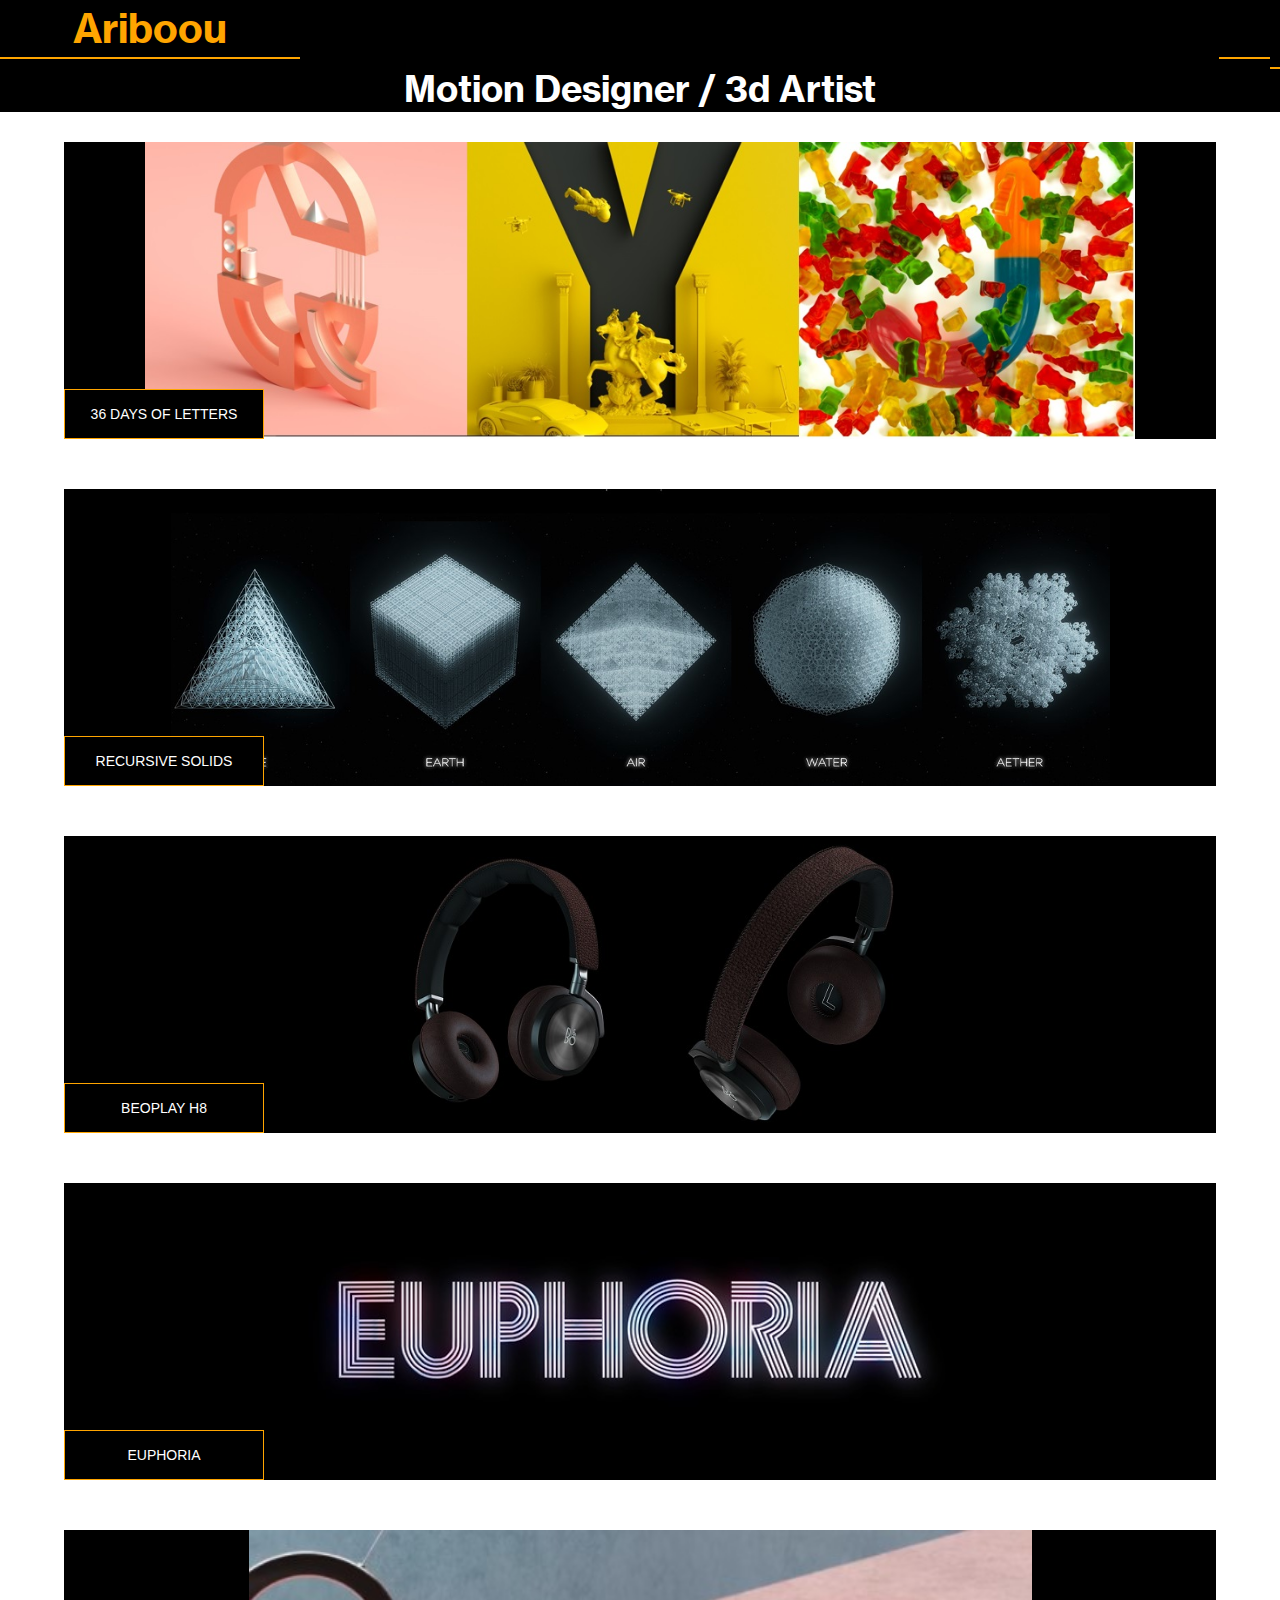
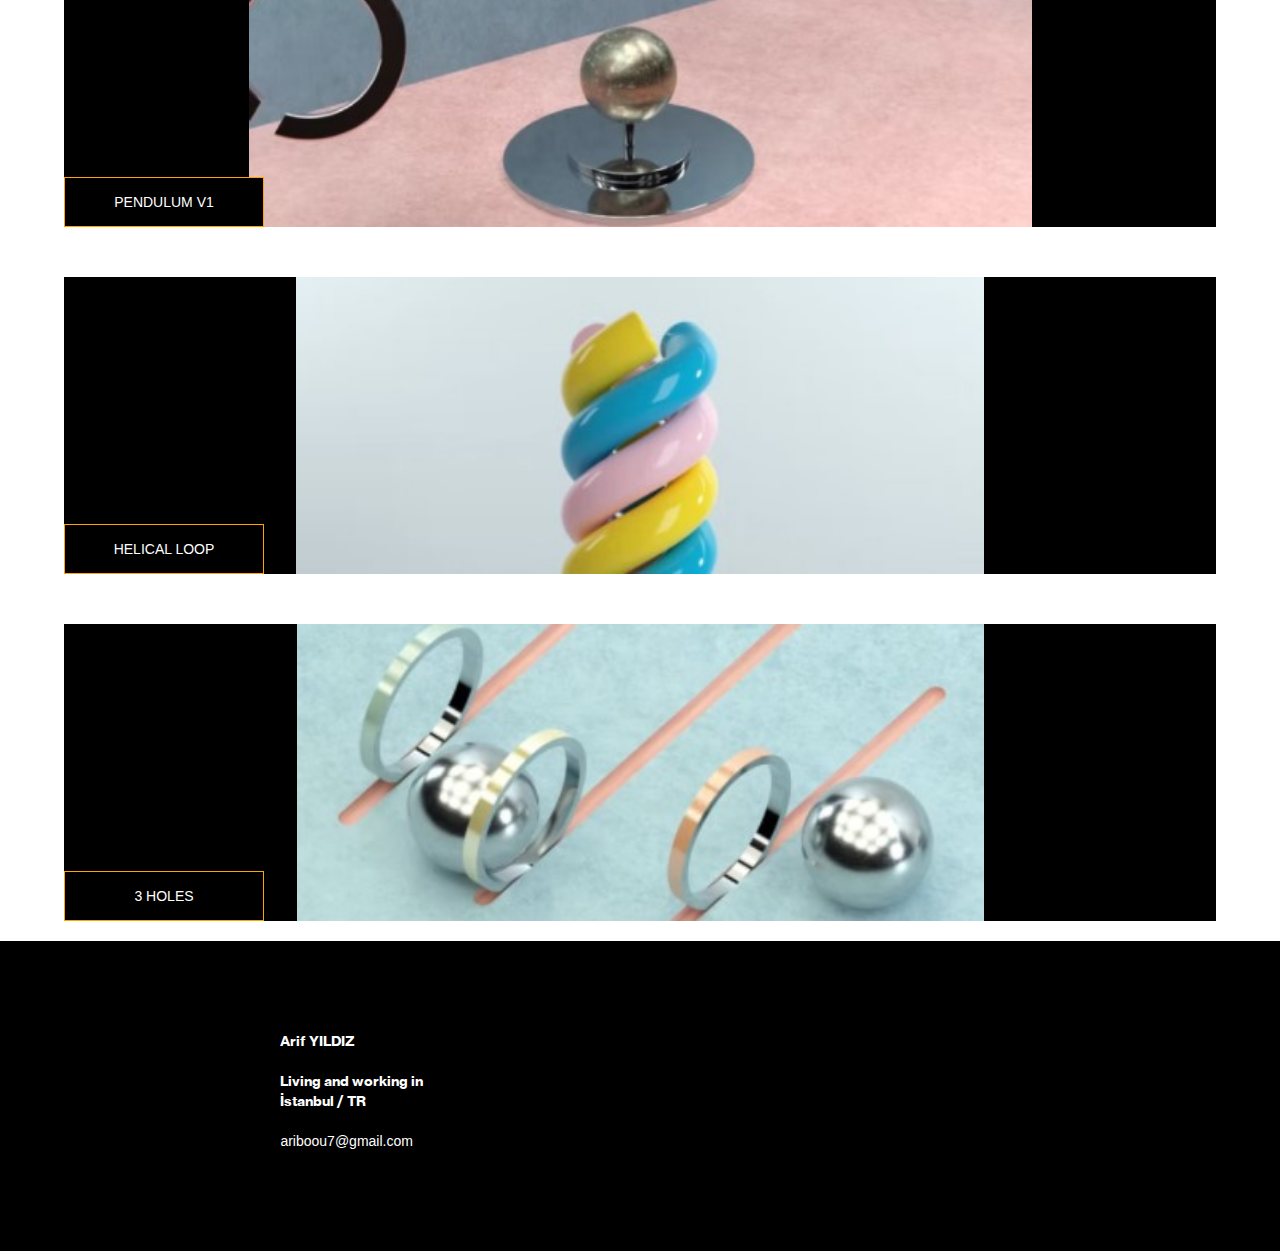
<file: index.html>
<!DOCTYPE html>
<html lang="en">

<head>

    <meta name="robots" content="index, follow">
    <meta name="author" content="ariboou">
    <meta name="description"
        content="Ariboou is a Motion Designer and 3d Artist based in İstanbul, Turkey. Discover his world of imagination.">
    <meta charset="UTF-8">
    <meta name="viewport" content="width=device-width, initial-scale=1.0">
    <link rel="preconnect" href="https://fonts.gstatic.com">
    <link rel="stylesheet" href="https://maxcdn.bootstrapcdn.com/bootstrap/3.4.1/css/bootstrap.min.css">
    <script src="https://ajax.googleapis.com/ajax/libs/jquery/3.5.1/jquery.min.js"></script>
    <script src="https://maxcdn.bootstrapcdn.com/bootstrap/3.4.1/js/bootstrap.min.js"></script>
    <link href="https://fonts.googleapis.com/css2?family=Montserrat&display=swap" rel="stylesheet">
    <link rel="stylesheet" href="https://use.fontawesome.com/releases/v5.7.2/css/all.css"
        integrity="sha384-fnmOCqbTlWIlj8LyTjo7mOUStjsKC4pOpQbqyi7RrhN7udi9RwhKkMHpvLbHG9Sr" crossorigin="anonymous">
    <title>ariboou Motion designer / 3d Artist / Dreamer</title>
    <link rel="stylesheet" type="text/css" href="./src/style.css">
    <script src="./src/main.js"></script>
</head>

<body>

    <div class="header" id="myHeader">
        <div class="row">
            <div class="columnname">
                <a href="https://www.ariboou.com/">
                    <div class="ustsatir">Ariboou</div>
                </a>
            </div>
            <div class="columnsocial">
                <div class="columni">
                    <a href="https://www.instagram.com/ariboou/" class="href">
                        <div class="fab fa-instagram"></div>
                    </a>
                </div>
                <div class="columnb">
                    <a href="https://www.behance.net/ariboou" class="href">
                        <i class="fab fa-behance"></i>
                    </a>
                </div>
                <div class="columnv">
                    <a href="https://vimeo.com/ariboou" class="href">
                        <i class="fab fa-vimeo-v"></i>
                    </a>
                </div>
            </div>
        </div>
        <div class="row altsatir">
            <h1 class="altsatir">Motion Designer / 3d Artist</h1>
        </div>

    </div>
    <div class="newGallery">
        <div class="last letters">
            <div class="producttext">
                <a href="./letters.html"> 36 DAYS OF LETTERS</a>
            </div>
        </div>

        <div class="last solids">
            <div class="producttext">
                <a href="./recursive.html"> RECURSIVE SOLIDS</a>
            </div>
        </div>


        <div class="last headphone">
            <div class="producttext">
                <a href="./headphone.html"> BEOPLAY H8</a>
            </div>
        </div>

        <div class="last euphoria">
            <div class="producttext">
                <a class="href" data-toggle="modal" href="#myModal"> EUPHORIA </a>
            </div>
        </div>
        <div class="modal fade bd-example-modal-lg" id="myModal" role="dialog">
            <div class="modal-dialog modal-lg">

                <div class="modal-content">

                    <div class="modal-header">
                        <button type="button" class="close" data-dismiss="modal">&times;</button>

                    </div>
                    <div class="modal-body">
                        <div style="padding:56.25% 0 0 0;position:relative;"><iframe
                                src="https://player.vimeo.com/video/349404902?h=584f4b4495"
                                style="position:absolute;top:0;left:0;width:100%;height:100%;" frameborder="0"
                                allow="autoplay; fullscreen; picture-in-picture" allowfullscreen></iframe></div>
                        <script src="https://player.vimeo.com/api/player.js"></script>
                        <p><a href="https://vimeo.com/349404902"></a> </p>
                    </div>
                    <div class="modal-footer">
                        <button type="button" class="btn btn-default" data-dismiss="modal">Close</button>
                    </div>
                </div>

            </div>
        </div>
        <div class="last pendulum">
            <div class="producttext">
                <a class="href" data-toggle="modal" href="#myModal1"> PENDULUM V1 </a>
            </div>
        </div>
        <div class="modal fade bd-example-modal-lg" id="myModal1" role="dialog">
            <div class="modal-dialog modal-lg">

                <div class="modal-content">

                    <div class="modal-header">
                        <button type="button" class="close" data-dismiss="modal">&times;</button>

                    </div>
                    <div class="modal-body">
                        <div style="padding:56.25% 0 0 0;position:relative;"><iframe
                                src="https://player.vimeo.com/video/341427765?h=d92a6ba037"
                                style="position:absolute;top:0;left:0;width:100%;height:100%;" frameborder="0"
                                allow="autoplay; fullscreen; picture-in-picture" allowfullscreen></iframe></div>
                        <script src="https://player.vimeo.com/api/player.js"></script>
                        <p><a href="https://vimeo.com/341427765"></a> </p>
                    </div>
                    <div class="modal-footer">
                        <button type="button" class="btn btn-default" data-dismiss="modal">Close</button>
                    </div>
                </div>

            </div>
        </div>

        <div class="last helical">
            <div class="producttext">
                <a class="href" data-toggle="modal" href="#myModal2"> HELICAL LOOP </a>
            </div>
        </div>
        <div class="modal fade bd-example-modal-lg" id="myModal2" role="dialog">
            <div class="modal-dialog modal-lg">

                <div class="modal-content">

                    <div class="modal-header">
                        <button type="button" class="close" data-dismiss="modal">&times;</button>

                    </div>
                    <div class="modal-body">
                        <div style="padding:56.25% 0 0 0;position:relative;"><iframe
                                src="https://player.vimeo.com/video/349297021?h=b5af2adfad"
                                style="position:absolute;top:0;left:0;width:100%;height:100%;" frameborder="0"
                                allow="autoplay; fullscreen; picture-in-picture" allowfullscreen></iframe></div>
                        <script src="https://player.vimeo.com/api/player.js"></script>
                        <p><a href="https://vimeo.com/349297021"></a></p>
                    </div>
                    <div class="modal-footer">
                        <button type="button" class="btn btn-default" data-dismiss="modal">Close</button>
                    </div>
                </div>
            </div>
        </div>

        <div class="last holes">
            <div class="producttext">
                <a class="href" data-toggle="modal" href="#myModal3"> 3 HOLES </a>
            </div>
        </div>
        <div class="modal fade bd-example-modal-lg" id="myModal3" role="dialog">
            <div class="modal-dialog modal-lg">

                <div class="modal-content">

                    <div class="modal-header">
                        <button type="button" class="close" data-dismiss="modal">&times;</button>

                    </div>
                    <div class="modal-body">
                        <div style="padding:56.25% 0 0 0;position:relative;"><iframe
                                src="https://player.vimeo.com/video/341189319?h=ba4c04b9d6"
                                style="position:absolute;top:0;left:0;width:100%;height:100%;" frameborder="0"
                                allow="autoplay; fullscreen; picture-in-picture" allowfullscreen></iframe></div>
                        <script src="https://player.vimeo.com/api/player.js"></script>
                        <p><a href="https://vimeo.com/341189319"></a></p>
                    </div>
                    <div class="modal-footer">
                        <button type="button" class="btn btn-default" data-dismiss="modal">Close</button>
                    </div>
                </div>
            </div>

        </div>




    </div>






    <!-- <section class="gallery">

        <div class="containerr">
            
            <div class="container-image">
                <a data-toggle="modal" href="#myModal">
                  
                    <img class="img1" src="./src/thmb/Ath.jpg" loading="lazy" alt="Letter A">
                
                    <div class="imagetext">36 days of type</div>
                </a>
                <div class="modal fade bd-example-modal-lg" id="myModal" role="dialog">
                    <div class="modal-dialog modal-lg">
                     
                        <div class="modal-content">

                            <div class="modal-header">
                                <button type="button" class="close" data-dismiss="modal">&times;</button>
                                
                            </div>
                            <div class="modal-body">
                                <img class="img-responsive" src="./src/36_JPGS/A.jpg" loading="lazy" alt="Letter A"
                                    style="width: 100%;"> <br>
                                <img class="img-responsive" src="./src/36_JPGS/A.jpg" loading="lazy" alt="Letter A"
                                    style="width: 100%;"> <br>
                                <img class="img-responsive" src="./src/36_JPGS/A.jpg" loading="lazy" alt="Letter A"
                                    style="width: 100%;"> <br>

                            </div>
                            <div class="modal-footer">
                                <button type="button" class="btn btn-default" data-dismiss="modal">Close</button>
                            </div>
                        </div>

                    </div>
                </div>
            </div>
            <div class="container-image">
                <a data-toggle="modal" href="#myModalB">
                    <img class="img1" src="./src/36_JPGS/B.jpg" loading="lazy" alt="Letter B">
                    <div class="imagetext">36 days of type</div>
                </a>
                <div class="modal fade bd-example-modal-lg" id="myModalB" role="dialog">
                    <div class="modal-dialog modal-lg">
                   
                        <div class="modal-content">

                            <div class="modal-header">
                                <button type="button" class="close" data-dismiss="modal">&times;</button>
                            
                            </div>
                            <div class="modal-body">
                                <img class="img-responsive" src="./src/36_JPGS/B.jpg" loading="lazy" alt="Letter B"
                                    style="width: 100%;"> <br>
                                <img class="img-responsive" src="./src/36_JPGS/B.jpg" loading="lazy" alt="Letter B"
                                    style="width: 100%;"> <br>
                                <img class="img-responsive" src="./src/36_JPGS/B.jpg" loading="lazy" alt="Letter B"
                                    style="width: 100%;"> <br>

                            </div>
                            <div class="modal-footer">
                                <button type="button" class="btn btn-default" data-dismiss="modal">Close</button>
                            </div>
                        </div>

                    </div>
                </div>
            </div>
            <div class="container-image">
                <a href="./src/36_JPGS/C.jpg">
                    <img class="img1" src="./src/36_JPGS/C.jpg" loading="lazy" alt="Letter C">
                    <div class="imagetext">36 days of type</div>
                </a>
            </div>
            <div class="container-image">
                <a href="./src/36_JPGS/D.jpg">
                    <img class="img1" src="./src/36_JPGS/D.jpg" loading="lazy" alt="Letter D">
                    <div class="imagetext">36 days of type</div>
                </a>
            </div>
            <div class="container-image">
                <a href="./src/36_JPGS/E.jpg">
                    <img class="img1" src="./src/36_JPGS/E.jpg" loading="lazy" alt="Letter E">
                    <div class="imagetext">36 days of type</div>
                </a>
            </div>
            <div class="container-image">
                <a href="./src/36_JPGS/F.jpg">
                    <img class="img1" src="./src/36_JPGS/F.jpg" loading="lazy" alt="Letter F">
                    <div class="imagetext">36 days of type</div>
                </a>
            </div>
            <div class="container-image">
                <a href="./src/36_JPGS/G.jpg">
                    <img class="img1" src="./src/36_JPGS/G.jpg" loading="lazy" alt="Letter G">
                    <div class="imagetext">36 days of type</div>
                </a>
            </div>
            <div class="container-image">
                <a href="./src/36_JPGS/H.jpg">
                    <img class="img1" src="./src/36_JPGS/H.jpg" loading="lazy" alt="Letter H">
                    <div class="imagetext">36 days of type</div>
                </a>
            </div>
            <div class="container-image">
                <a href="./src/36_JPGS/i.jpg">
                    <img class="img1" src="./src/36_JPGS/i.jpg" loading="lazy" alt="Letter I">
                    <div class="imagetext">36 days of type</div>
                </a>
            </div>
            <div class="container-image">
                <a href="./src/36_JPGS/J.jpg">
                    <img class="img1" src="./src/36_JPGS/J.jpg" loading="lazy" alt="Letter J">
                    <div class="imagetext">36 days of type</div>
                </a>
            </div>
            <div class="container-image">
                <a href="./src/36_JPGS/K.jpg">
                    <img class="img1" src="./src/36_JPGS/K.jpg" loading="lazy" alt="Letter K">
                    <div class="imagetext">36 days of type</div>
                </a>
            </div>
            <div class="container-image">
                <a href="./src/36_JPGS/L.jpg">
                    <img class="img1" src="./src/36_JPGS/L.jpg" loading="lazy" alt="Letter L">
                    <div class="imagetext">36 days of type</div>
                </a>
            </div>
            <div class="container-image">
                <a href="./src/36_JPGS/M.jpg">
                    <img class="img1" src="./src/36_JPGS/M.jpg" loading="lazy" alt="Letter M">
                    <div class="imagetext">36 days of type</div>
                </a>
            </div>
            <div class="container-image">
                <a href="./src/36_JPGS/N.jpg">
                    <img class="img1" src="./src/36_JPGS/N.jpg" loading="lazy" alt="Letter N">
                    <div class="imagetext">36 days of type</div>
                </a>
            </div>
            <div class="container-image">
                <a href="./src/36_JPGS/O.jpg">
                    <img class="img1" src="./src/36_JPGS/O.jpg" loading="lazy" alt="Letter O">
                    <div class="imagetext">36 days of type</div>
                </a>
            </div>
            <div class="container-image">
                <a href="./src/36_JPGS/P.jpg">
                    <img class="img1" src="./src/36_JPGS/P.jpg" loading="lazy" alt="Letter P">
                    <div class="imagetext">36 days of type</div>
                </a>
            </div>
            <div class="container-image">
                <a href="./src/36_JPGS/Q.jpg">
                    <img class="img1" src="./src/36_JPGS/Q.jpg" loading="lazy" alt="Letter Q">
                    <div class="imagetext">36 days of type</div>
                </a>
            </div>
            <div class="container-image">
                <a href="./src/36_JPGS/R.jpg">
                    <img class="img1" src="./src/36_JPGS/R.jpg" loading="lazy" alt="Letter R">
                    <div class="imagetext">36 days of type</div>
                </a>
            </div>
            <div class="container-image">
                <a href="./src/36_JPGS/S.jpg">
                    <img class="img1" src="./src/36_JPGS/S.jpg" loading="lazy" alt="Letter S">
                    <div class="imagetext">36 days of type</div>
                </a>
            </div>
            <div class="container-image">
                <a href="./src/36_JPGS/T.jpg">
                    <img class="img1" src="./src/36_JPGS/T.jpg" loading="lazy" alt="Letter T">
                    <div class="imagetext">36 days of type</div>
                </a>
            </div>
            <div class="container-image">
                <a href="./src/36_JPGS/U.jpg">
                    <img class="img1" src="./src/36_JPGS/U.jpg" loading="lazy" alt="Letter U">
                    <div class="imagetext">36 days of type</div>
                </a>
            </div>
            <div class="container-image">
                <a href="./src/36_JPGS/V.jpg">
                    <img class="img1" src="./src/36_JPGS/V.jpg" loading="lazy" alt="Letter V">
                    <div class="imagetext">36 days of type</div>
                </a>
            </div>
            <div class="container-image">
                <a href="./src/36_JPGS/W.jpg">
                    <img class="img1" src="./src/36_JPGS/W.jpg" loading="lazy" alt="Letter W">
                    <div class="imagetext">36 days of type</div>
                </a>
            </div>
            <div class="container-image">
                <a href="./src/36_JPGS/X.jpg">
                    <img class="img1" src="./src/36_JPGS/X.jpg" loading="lazy" alt="Letter X">
                    <div class="imagetext">36 days of type</div>
                </a>
            </div>
            <div class="container-image">
                <a href="./src/36_JPGS/Y.jpg">
                    <img class="img1" src="./src/36_JPGS/Y.jpg" loading="lazy" alt="Letter Y">
                    <div class="imagetext">36 days of type</div>
                </a>
            </div>
            <div class="container-image">
                <a href="./src/36_JPGS/Z.jpg">
                    <img class="img1" src="./src/36_JPGS/Z.jpg" loading="lazy" alt="Letter Z">

                </a>
                <div class="imagetext">36 days of type</div>
            </div>
        </div>
    </section> -->
    <footer>
        <div class="contactrow">
            <div class="columnfooter">
                <p> Arif YILDIZ <br> <br>Living and working in <br> İstanbul / TR<br> <br> <a
                        href="mailto:ariboou7@gmail.com">ariboou7@gmail.com </a></p>
            </div>
            <div class="columnfooter">

                <div class="columnf">
                    <a href="https://www.instagram.com/ariboou/" class="href">
                        <i class="fab fa-instagram"></i>
                    </a>
                </div>
                <div class="columnb">
                    <a href="https://www.behance.net/ariboou" class="href">
                        <i class="fab fa-behance"></i>
                    </a>
                </div>
                <div class="columnv">
                    <a href="https://vimeo.com/ariboou" class="href">
                        <i class="fab fa-vimeo-v"></i>
                    </a>
                </div>

            </div>
    </footer>

    <script>
        window.onscroll = function () {
            myFunction()
        };

        var header = document.getElementById("myHeader");
        var sticky = header.offsetTop;

        function myFunction() {
            if (window.pageYOffset > sticky) {
                header.classList.add("sticky");
                console.log("added");
            } else {
                header.classList.remove("sticky");
                console.log("remove");
            }
        }
    </script>
</body>

</html>
</file>
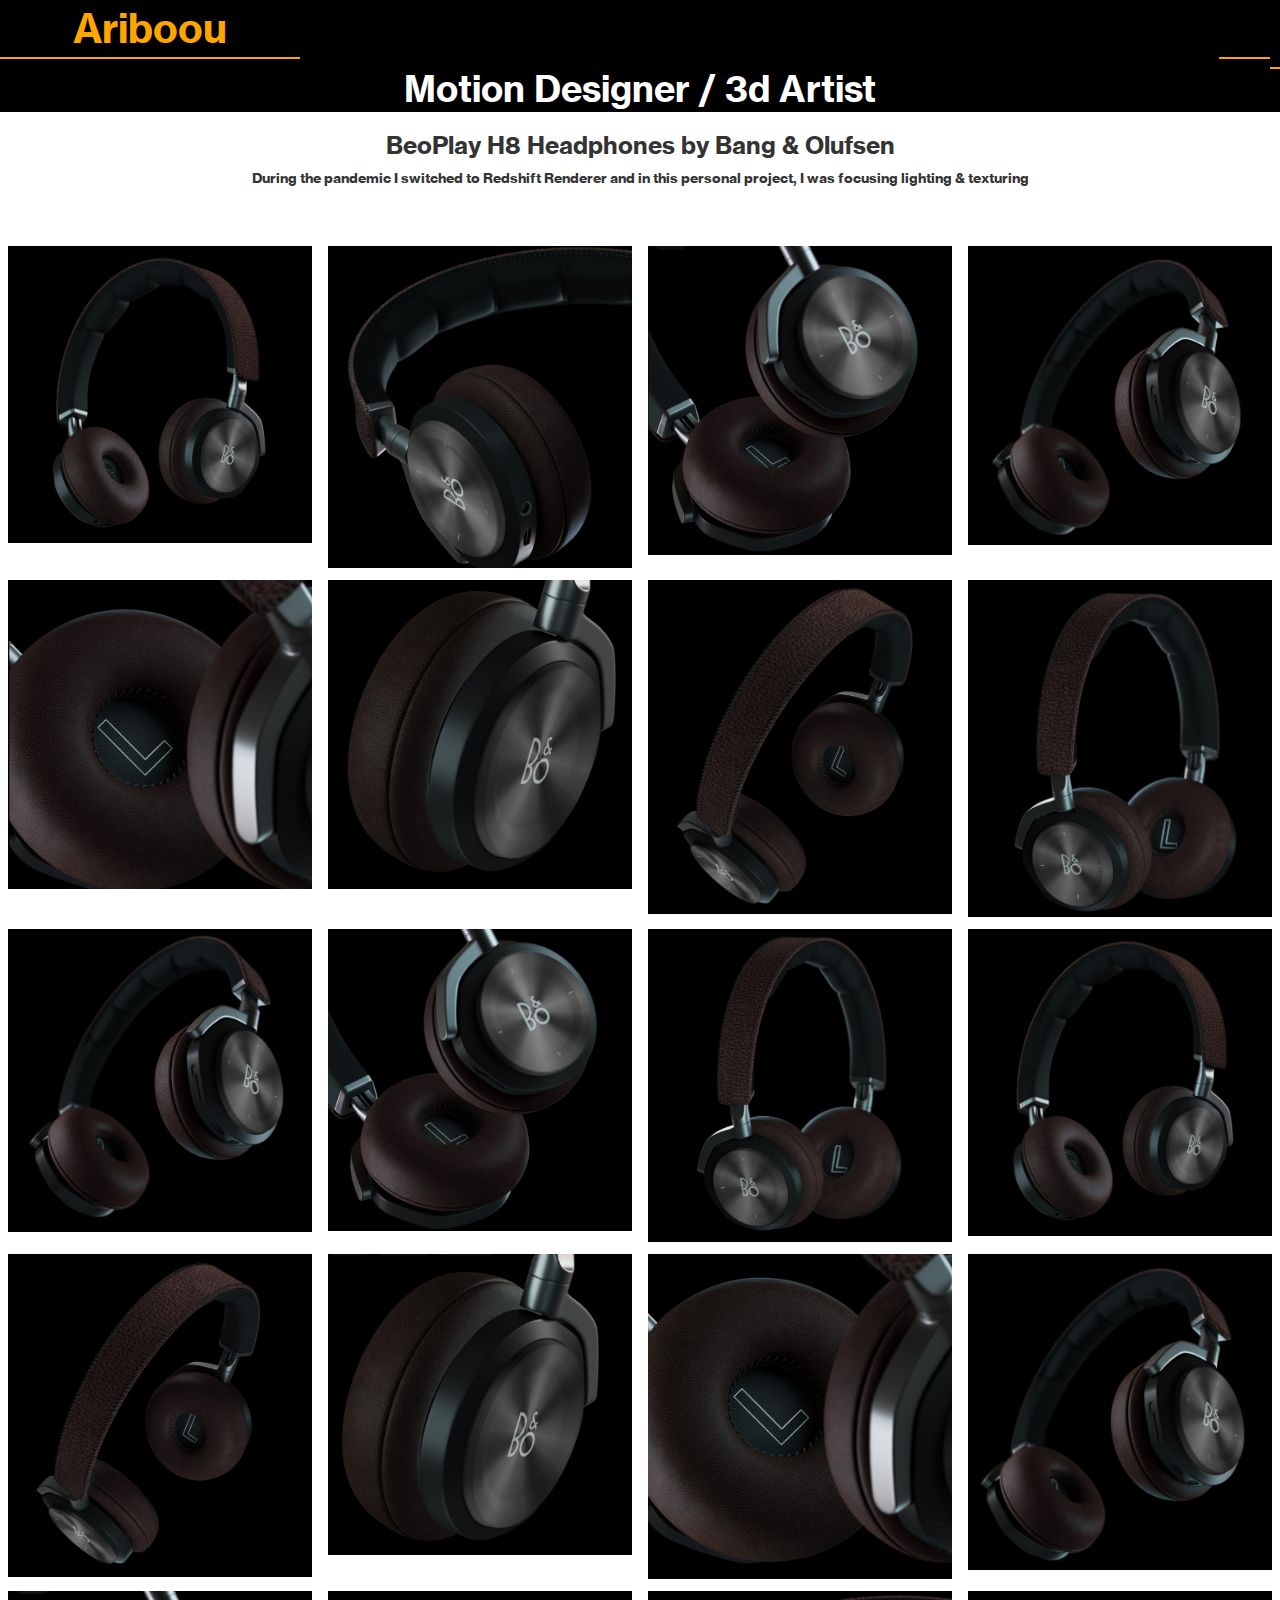
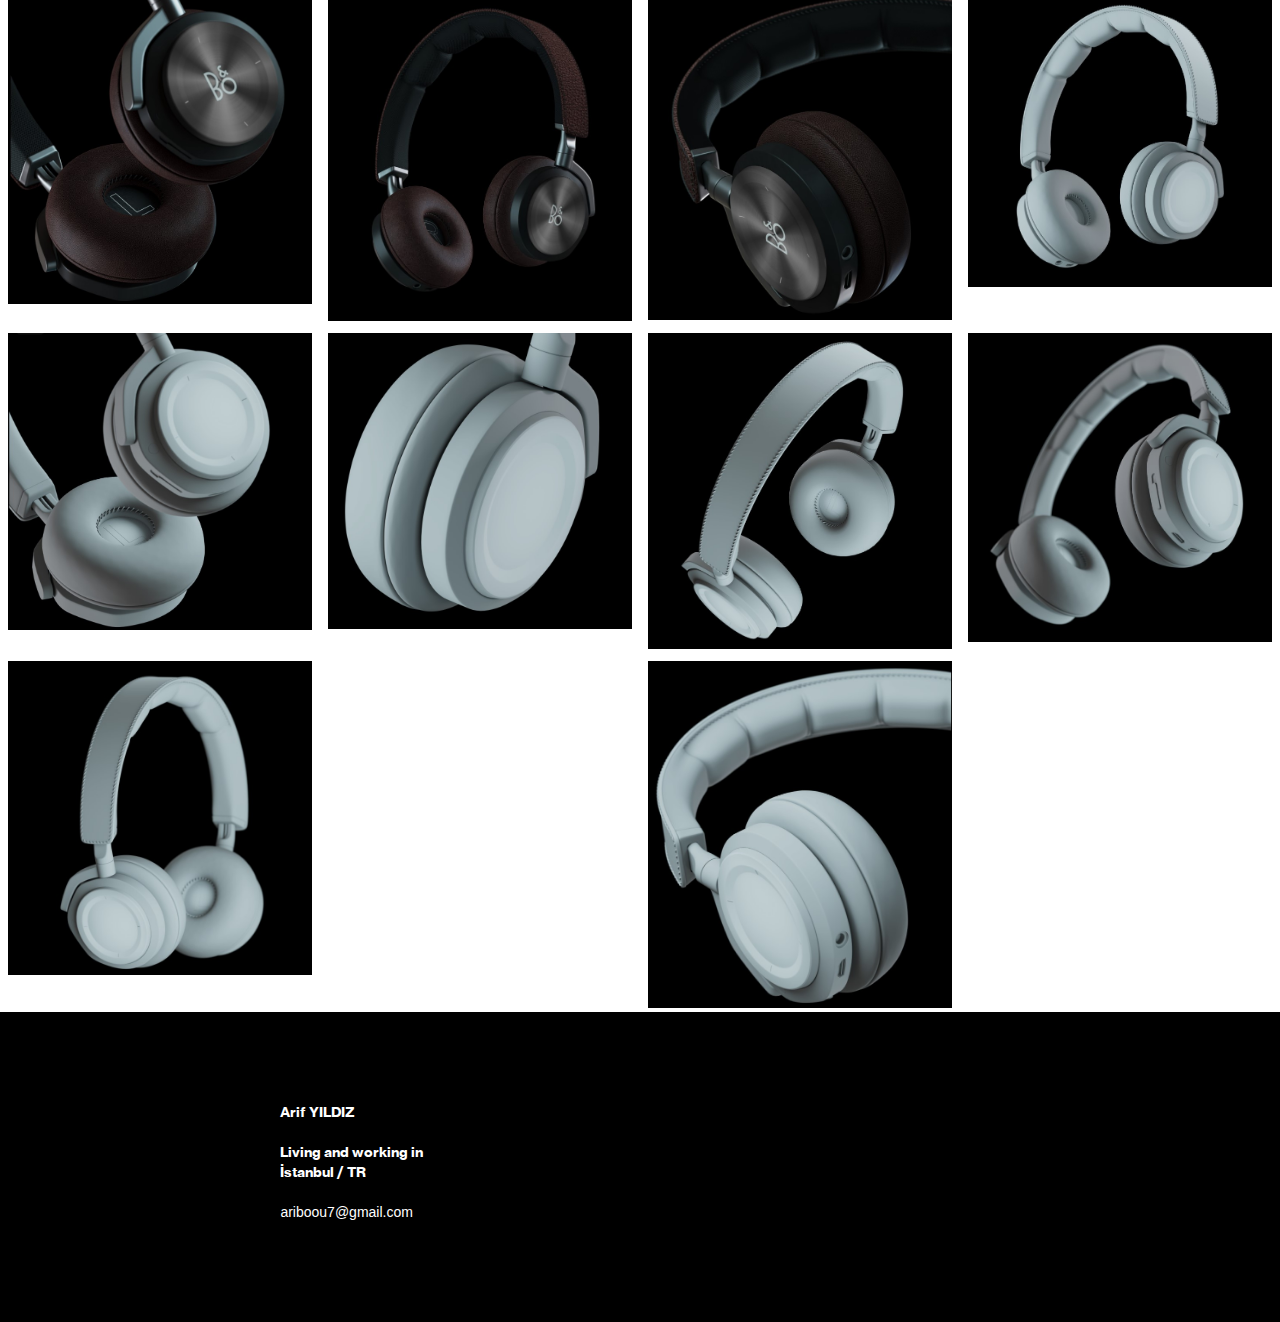
<file: headphone.html>
<!DOCTYPE html>
<html lang="en">

<head>

  <meta name="robots" content="index, follow">
  <meta name="author" content="ariboou">
  <meta name="description"
    content="Ariboou is a Motion Designer and 3d Artist based in İstanbul, Turkey. Discover his world of imagination.">
  <meta charset="UTF-8">
  <meta name="viewport" content="width=device-width, initial-scale=1.0">
  <link rel="preconnect" href="https://fonts.gstatic.com">
  <link rel="stylesheet" href="https://maxcdn.bootstrapcdn.com/bootstrap/3.4.1/css/bootstrap.min.css">
  <script src="https://ajax.googleapis.com/ajax/libs/jquery/3.5.1/jquery.min.js"></script>
  <script src="https://maxcdn.bootstrapcdn.com/bootstrap/3.4.1/js/bootstrap.min.js"></script>
  <link href="https://fonts.googleapis.com/css2?family=Montserrat&display=swap" rel="stylesheet">
  <link rel="stylesheet" href="https://use.fontawesome.com/releases/v5.7.2/css/all.css"
    integrity="sha384-fnmOCqbTlWIlj8LyTjo7mOUStjsKC4pOpQbqyi7RrhN7udi9RwhKkMHpvLbHG9Sr" crossorigin="anonymous">
  <title>ariboou Motion designer / 3d Artist / Dreamer</title>
  <link rel="stylesheet" type="text/css" href="./src/style.css">
  <script src="./src/main.js"></script>
</head>
<style>
  body {
    font-family: Verdana, sans-serif;
    margin: 0;
  }

  * {
    box-sizing: border-box;
  }

  .row>.column {
    padding: 8px 8px;
  }

  .row:after {
    content: "";
    display: table;
    clear: both;
  }

  .column {
    float: left;
    width: 25%;
  }

  /* The Modal (background) */
  .modal {
    display: none;
    position: fixed;
    z-index: 1;
    padding-top: 100px;
    left: 0;
    top: 0;
    width: 100%;
    height: 100%;
    overflow: auto;
    background-color: black;
  }

  /* Modal Content */
  .modal-content {
    position: relative;
    background-color: #fefefe;
    margin: auto;
    padding: 0;
    width: 90%;
    max-width: 1200px;
  }

  /* The Close Button */
  .close {
    z-index: 9999;
    opacity: 1;
    color: white;
    position: absolute;
    top: 90px;
    right: 50%;
    font-size: 55px;
    font-weight: bold;
  }

  .close:hover,
  .close:focus {
    color: #999;
    text-decoration: none;
    cursor: pointer;
  }

  .mySlides {
    display: none;
    z-index: 999999;
  }

  .cursor {
    cursor: pointer;
  }

  /* Next & previous buttons */
  .prev,
  .next {
    cursor: pointer;
    position: absolute;
    top: 50%;
    width: auto;
    padding: 16px;
    margin-top: -50px;
    color: white;
    font-weight: bold;
    font-size: 20px;
    transition: 0.6s ease;
    border-radius: 0 3px 3px 0;
    user-select: none;
    -webkit-user-select: none;
  }

  /* Position the "next button" to the right */
  .next {
    right: 0;
    border-radius: 3px 0 0 3px;
  }

  /* On hover, add a black background color with a little bit see-through */
  .prev:hover,
  .next:hover {
    background-color: rgba(0, 0, 0, 0.8);
  }

  /* Number text (1/3 etc) */
  .numbertext {
    color: #f2f2f2;
    font-size: 12px;
    padding: 8px 12px;
    position: absolute;
    top: 0;
  }

  img {
    margin-bottom: -4px;
  }

  .caption-container {
    text-align: center;
    background-color: black;
    padding: 2px 16px;
    color: white;
  }

  .demo {
    opacity: 0.6;
  }

  .active,
  .demo:hover {
    opacity: 1;
  }

  img.hover-shadow {
    transition: 0.3s;
  }

  .hover-shadow:hover {
    box-shadow: 0 4px 8px 0 rgba(0, 0, 0, 0.2), 0 6px 20px 0 rgba(0, 0, 0, 0.19);
  }
</style>

<body>

  <div class="header" id="myHeader">
    <div class="row">
      <div class="columnname">
        <a href="https://www.ariboou.com/">
          <div class="ustsatir">Ariboou</div>
        </a>
      </div>
      <div class="columnsocial">
        <div class="columni">
          <a href="https://www.instagram.com/ariboou/" class="href">
            <div class="fab fa-instagram"></div>
          </a>
        </div>
        <div class="columnb">
          <a href="https://www.behance.net/ariboou" class="href">
            <i class="fab fa-behance"></i>
          </a>
        </div>
        <div class="columnv">
          <a href="https://vimeo.com/ariboou" class="href">
            <i class="fab fa-vimeo-v"></i>
          </a>
        </div>
      </div>
    </div>
    <div class="row altsatir">
      <h1 class="altsatir">Motion Designer / 3d Artist</h1>
    </div>
  </div>
  <div class="row">
    <h3>BeoPlay H8 Headphones by Bang & Olufsen</h3>
  </div>
  <div style="width:100%; text-align: center;">
    <p>During the pandemic I switched to Redshift Renderer and in this personal project, I was focusing lighting &
      texturing</p> <br> <br>

  </div>
  <div class="row">
    <div class="column">
      <img src="./src/head/A.jpg" style="width:100%" onclick="openModal();currentSlide(1)" class="hover-shadow cursor">
    </div>
    <div class="column">
      <img src="./src/head/B.jpg" style="width:100%" onclick="openModal();currentSlide(2)" class="hover-shadow cursor">
    </div>
    <div class="column">
      <img src="./src/head/C.jpg" style="width:100%" onclick="openModal();currentSlide(3)" class="hover-shadow cursor">
    </div>
    <div class="column">
      <img src="./src/head/D.jpg" style="width:100%" onclick="openModal();currentSlide(4)" class="hover-shadow cursor">
    </div>
    <div class="column">
      <img src="./src/head/E.jpg" style="width:100%" onclick="openModal();currentSlide(5)" class="hover-shadow cursor">
    </div>
    <div class="column">
      <img src="./src/head/F.jpg" style="width:100%" onclick="openModal();currentSlide(6)" class="hover-shadow cursor">
    </div>
    <div class="column">
      <img src="./src/head/G.jpg" style="width:100%" onclick="openModal();currentSlide(7)" class="hover-shadow cursor">
    </div>
    <div class="column">
      <img src="./src/head/H.jpg" style="width:100%" onclick="openModal();currentSlide(8)" class="hover-shadow cursor">
    </div>
    <div class="column">
      <img src="./src/head/i.jpg" style="width:100%" onclick="openModal();currentSlide(9)" class="hover-shadow cursor">
    </div>
    <div class="column">
      <img src="./src/head/J.jpg" style="width:100%" onclick="openModal();currentSlide(10)" class="hover-shadow cursor">
    </div>
    <div class="column">
      <img src="./src/head/K.jpg" style="width:100%" onclick="openModal();currentSlide(11)" class="hover-shadow cursor">
    </div>
    <div class="column">
      <img src="./src/head/L.jpg" style="width:100%" onclick="openModal();currentSlide(12)" class="hover-shadow cursor">
    </div>
    <div class="column">
      <img src="./src/head/M.jpg" style="width:100%" onclick="openModal();currentSlide(13)" class="hover-shadow cursor">
    </div>
    <div class="column">
      <img src="./src/head/N.jpg" style="width:100%" onclick="openModal();currentSlide(14)" class="hover-shadow cursor">
    </div>
    <div class="column">
      <img src="./src/head/O.jpg" style="width:100%" onclick="openModal();currentSlide(15)" class="hover-shadow cursor">
    </div>
    <div class="column">
      <img src="./src/head/P.jpg" style="width:100%" onclick="openModal();currentSlide(16)" class="hover-shadow cursor">
    </div>
    <div class="column">
      <img src="./src/head/Q.jpg" style="width:100%" onclick="openModal();currentSlide(17)" class="hover-shadow cursor">
    </div>
    <div class="column">
      <img src="./src/head/R.jpg" style="width:100%" onclick="openModal();currentSlide(18)" class="hover-shadow cursor">
    </div>
    <div class="column">
      <img src="./src/head/S.jpg" style="width:100%" onclick="openModal();currentSlide(19)" class="hover-shadow cursor">
    </div>
    <div class="column">
      <img src="./src/head/T.jpg" style="width:100%" onclick="openModal();currentSlide(20)" class="hover-shadow cursor">
    </div>
    <div class="column">
      <img src="./src/head/U.jpg" style="width:100%" onclick="openModal();currentSlide(21)" class="hover-shadow cursor">
    </div>
    <div class="column">
      <img src="./src/head/V.jpg" style="width:100%" onclick="openModal();currentSlide(22)" class="hover-shadow cursor">
    </div>
    <div class="column">
      <img src="./src/head/W.jpg" style="width:100%" onclick="openModal();currentSlide(23)" class="hover-shadow cursor">
    </div>
    <div class="column">
      <img src="./src/head/X.jpg" style="width:100%" onclick="openModal();currentSlide(24)" class="hover-shadow cursor">
    </div>
    <div class="column">
      <img src="./src/head/Y.jpg" style="width:100%" onclick="openModal();currentSlide(25)" class="hover-shadow cursor">
    </div>
    <div class="column">
      <img src="./src/head/Z.jpg" style="width:100%" onclick="openModal();currentSlide(26)" class="hover-shadow cursor">
    </div>
  </div>

  <div id="myModal" class="modal">
    <span class="close cursor" onclick="closeModal()">&times;</span>
    <div class="modal-content">

      <div class="mySlides">
        <div class="numbertext">1 / 26</div>
        <img src="./src/head/A.jpg" style="width:100%">
      </div>

      <div class="mySlides">
        <div class="numbertext">2 / 26</div>
        <img src="./src/head/B.jpg" style="width:100%">
      </div>

      <div class="mySlides">
        <div class="numbertext">3 / 26</div>
        <img src="./src/head/C.jpg" style="width:100%">
      </div>

      <div class="mySlides">
        <div class="numbertext">4 / 26</div>
        <img src="./src/head/D.jpg" style="width:100%">
      </div>
      <div class="mySlides">
        <div class="numbertext">5 / 26</div>
        <img src="./src/head/E.jpg" style="width:100%">
      </div>

      <div class="mySlides">
        <div class="numbertext">6 / 26</div>
        <img src="./src/head/F.jpg" style="width:100%">
      </div>
      <div class="mySlides">
        <div class="numbertext">7 / 26</div>
        <img src="./src/head/G.jpg" style="width:100%">
      </div>
      <div class="mySlides">
        <div class="numbertext">8 / 26</div>
        <img src="./src/head/H.jpg" style="width:100%">
      </div>
      <div class="mySlides">
        <div class="numbertext">9 / 26</div>
        <img src="./src/head/i.jpg" style="width:100%">
      </div>
      <div class="mySlides">
        <div class="numbertext">10 / 26</div>
        <img src="./src/head/J.jpg" style="width:100%">
      </div>
      <div class="mySlides">
        <div class="numbertext">11 / 26</div>
        <img src="./src/head/K.jpg" style="width:100%">
      </div>
      <div class="mySlides">
        <div class="numbertext">12 / 26</div>
        <img src="./src/head/L.jpg" style="width:100%">
      </div>
      <div class="mySlides">
        <div class="numbertext">13 / 26</div>
        <img src="./src/head/M.jpg" style="width:100%">
      </div>
      <div class="mySlides">
        <div class="numbertext">14 / 26</div>
        <img src="./src/head/N.jpg" style="width:100%">
      </div>
      <div class="mySlides">
        <div class="numbertext">15 / 26</div>
        <img src="./src/head/O.jpg" style="width:100%">
      </div>
      <div class="mySlides">
        <div class="numbertext">16 / 26</div>
        <img src="./src/head/P.jpg" style="width:100%">
      </div>
      <div class="mySlides">
        <div class="numbertext">17 / 26</div>
        <img src="./src/head/Q.jpg" style="width:100%">
      </div>
      <div class="mySlides">
        <div class="numbertext">18 / 26</div>
        <img src="./src/head/R.jpg" style="width:100%">
      </div>
      <div class="mySlides">
        <div class="numbertext">19 / 26</div>
        <img src="./src/head/S.jpg" style="width:100%">
      </div>
      <div class="mySlides">
        <div class="numbertext">20 / 26</div>
        <img src="./src/head/T.jpg" style="width:100%">
      </div>
      <div class="mySlides">
        <div class="numbertext">21 / 26</div>
        <img src="./src/head/U.jpg" style="width:100%">
      </div>
      <div class="mySlides">
        <div class="numbertext">22 / 26</div>
        <img src="./src/head/V.jpg" style="width:100%">
      </div>
      <div class="mySlides">
        <div class="numbertext">23 / 26</div>
        <img src="./src/head/W.jpg" style="width:100%">
      </div>
      <div class="mySlides">
        <div class="numbertext">24 / 26</div>
        <img src="./src/head/X.jpg" style="width:100%">
      </div>
      <div class="mySlides">
        <div class="numbertext">25 / 26</div>
        <img src="./src/head/Y.jpg" style="width:100%">
      </div>
      <div class="mySlides">
        <div class="numbertext">26 / 26</div>
        <img src="./src/head/Z.jpg" style="width:100%">
      </div>

      <a class="prev" onclick="plusSlides(-1)">&#10094;</a>
      <a class="next" onclick="plusSlides(1)">&#10095;</a>

      <div class="caption-container">
        <p id="caption"></p>
      </div>


      <!-- <div class="column">
      <img class="demo cursor" src="img_nature_wide.jpg" style="width:100%" onclick="currentSlide(1)" alt="Nature and sunrise">
    </div>
    <div class="column">
      <img class="demo cursor" src="img_snow_wide.jpg" style="width:100%" onclick="currentSlide(2)" alt="Snow">
    </div>
    <div class="column">
      <img class="demo cursor" src="img_mountains_wide.jpg" style="width:100%" onclick="currentSlide(3)" alt="Mountains and fjords">
    </div>
    <div class="column">
      <img class="demo cursor" src="img_lights_wide.jpg" style="width:100%" onclick="currentSlide(4)" alt="Northern Lights">
    </div> -->
    </div>
  </div>








  <footer>
    <div class="contactrow">
      <div class="columnfooter">
        <p> Arif YILDIZ <br> <br>Living and working in <br> İstanbul / TR<br> <br> <a
            href="mailto:ariboou7@gmail.com">ariboou7@gmail.com </a></p>
      </div>
      <div class="columnfooter">

        <div class="columnf">
          <a href="https://www.instagram.com/ariboou/" class="href">
            <i class="fab fa-instagram"></i>
          </a>
        </div>
        <div class="columnb">
          <a href="https://www.behance.net/ariboou" class="href">
            <i class="fab fa-behance"></i>
          </a>
        </div>
        <div class="columnv">
          <a href="https://vimeo.com/ariboou" class="href">
            <i class="fab fa-vimeo-v"></i>
          </a>
        </div>

      </div>
  </footer>

  <script>
    window.onscroll = function () {
      myFunction()
    };

    var header = document.getElementById("myHeader");
    var sticky = header.offsetTop;

    function myFunction() {
      if (window.pageYOffset > sticky) {
        header.classList.add("sticky");
        console.log("added");
      } else {
        header.classList.remove("sticky");
        console.log("remove");
      }
    }
  </script>
</body>

</html>



















<body>



  <script>
    function openModal() {
      document.getElementById("myModal").style.display = "block";
    }

    function closeModal() {
      document.getElementById("myModal").style.display = "none";
    }

    var slideIndex = 1;
    showSlides(slideIndex);

    function plusSlides(n) {
      showSlides(slideIndex += n);
    }

    function currentSlide(n) {
      showSlides(slideIndex = n);
    }

    function showSlides(n) {
      var i;
      var slides = document.getElementsByClassName("mySlides");
      var dots = document.getElementsByClassName("demo");
      var captionText = document.getElementById("caption");
      if (n > slides.length) {
        slideIndex = 1
      }
      if (n < 1) {
        slideIndex = slides.length
      }
      for (i = 0; i < slides.length; i++) {
        slides[i].style.display = "none";
      }
      for (i = 0; i < dots.length; i++) {
        dots[i].className = dots[i].className.replace(" active", "");
      }
      slides[slideIndex - 1].style.display = "block";
      dots[slideIndex - 1].className += " active";
      captionText.innerHTML = dots[slideIndex - 1].alt;
    }
  </script>

</body>

</html>
</file>
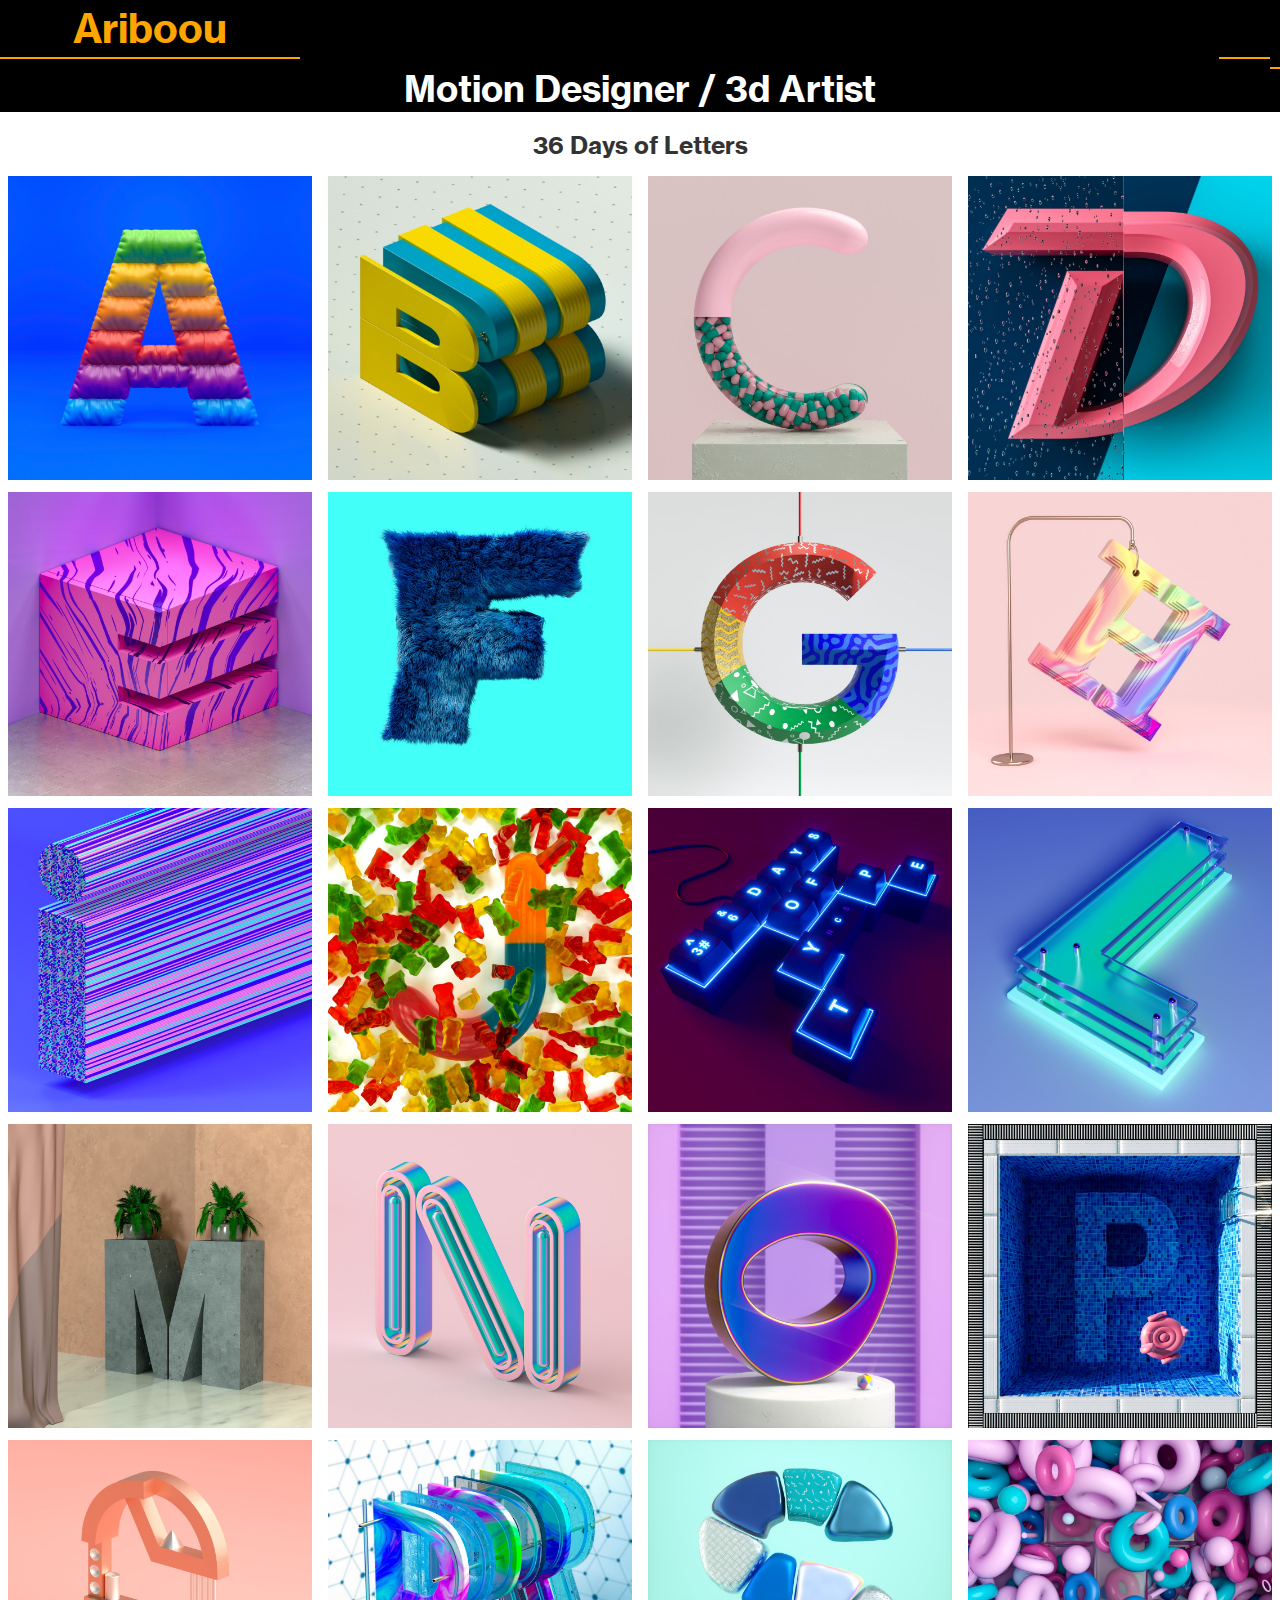
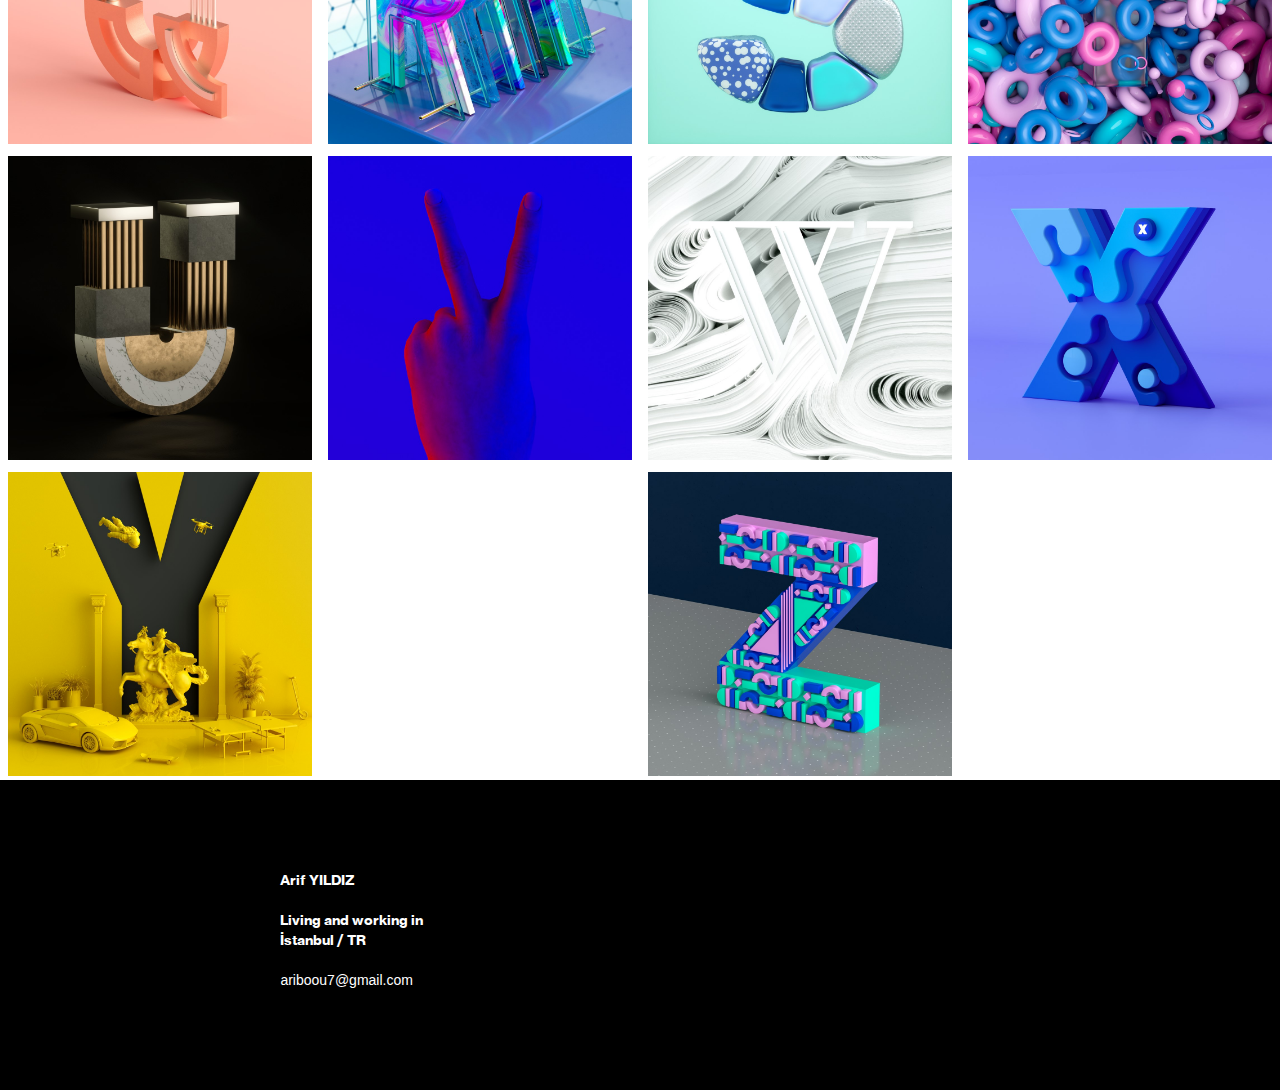
<file: letters.html>
<!DOCTYPE html>
<html lang="en">

<head>

    <meta name="robots" content="index, follow">
    <meta name="author" content="ariboou">
    <meta name="description"
        content="Ariboou is a Motion Designer and 3d Artist based in İstanbul, Turkey. Discover his world of imagination.">
    <meta charset="UTF-8">
    <meta name="viewport" content="width=device-width, initial-scale=1.0">
    <link rel="preconnect" href="https://fonts.gstatic.com">
    <link rel="stylesheet" href="https://maxcdn.bootstrapcdn.com/bootstrap/3.4.1/css/bootstrap.min.css">
    <script src="https://ajax.googleapis.com/ajax/libs/jquery/3.5.1/jquery.min.js"></script>
    <script src="https://maxcdn.bootstrapcdn.com/bootstrap/3.4.1/js/bootstrap.min.js"></script>
    <link href="https://fonts.googleapis.com/css2?family=Montserrat&display=swap" rel="stylesheet">
    <link rel="stylesheet" href="https://use.fontawesome.com/releases/v5.7.2/css/all.css"
        integrity="sha384-fnmOCqbTlWIlj8LyTjo7mOUStjsKC4pOpQbqyi7RrhN7udi9RwhKkMHpvLbHG9Sr" crossorigin="anonymous">
    <title>ariboou Motion designer / 3d Artist / Dreamer</title>
    <link rel="stylesheet" type="text/css" href="./src/style.css">
    <script src="./src/main.js"></script>
</head>
<style>
    body {
        font-family: Verdana, sans-serif;
        margin: 0;
    }

    * {
        box-sizing: border-box;
    }

    .row>.column {
        padding: 8px 8px;
    }

    .row:after {
        content: "";
        display: table;
        clear: both;
    }

    .column {
        float: left;
        width: 25%;
    }

    /* The Modal (background) */
    .modal {
        display: none;
        position: fixed;
        z-index: 1;
        padding-top: 100px;
        left: 0;
        top: 0;
        width: 100%;
        height: 100%;
        overflow: auto;
        background-color: black;
    }

    /* Modal Content */
    .modal-content {
        position: relative;
        background-color: #fefefe;
        margin: auto;
        padding: 0;
        width: 90%;
        max-width: 1200px;
    }

    /* The Close Button */
    .close {
        z-index: 9999;
        opacity: 1;
        color: white;
        position: absolute;
        top: 90px;
        right: 50%;
        font-size: 55px;
        font-weight: bold;
    }

    .close:hover,
    .close:focus {
        color: #999;
        text-decoration: none;
        cursor: pointer;
    }

    .mySlides {
        display: none;
        z-index: 999999;
    }

    .cursor {
        cursor: pointer;
    }

    /* Next & previous buttons */
    .prev,
    .next {
        cursor: pointer;
        position: absolute;
        top: 50%;
        width: auto;
        padding: 16px;
        margin-top: -50px;
        color: white;
        font-weight: bold;
        font-size: 20px;
        transition: 0.6s ease;
        border-radius: 0 3px 3px 0;
        user-select: none;
        -webkit-user-select: none;
    }

    /* Position the "next button" to the right */
    .next {
        right: 0;
        border-radius: 3px 0 0 3px;
    }

    /* On hover, add a black background color with a little bit see-through */
    .prev:hover,
    .next:hover {
        background-color: rgba(0, 0, 0, 0.8);
    }

    /* Number text (1/3 etc) */
    .numbertext {
        color: #f2f2f2;
        font-size: 12px;
        padding: 8px 12px;
        position: absolute;
        top: 0;
    }

    img {
        margin-bottom: -4px;
    }

    .caption-container {
        text-align: center;
        background-color: black;
        padding: 2px 16px;
        color: white;
    }

    .demo {
        opacity: 0.6;
    }

    .active,
    .demo:hover {
        opacity: 1;
    }

    img.hover-shadow {
        transition: 0.3s;
    }

    .hover-shadow:hover {
        box-shadow: 0 4px 8px 0 rgba(0, 0, 0, 0.2), 0 6px 20px 0 rgba(0, 0, 0, 0.19);
    }
</style>

<body>

    <div class="header" id="myHeader">
        <div class="row">
            <div class="columnname">
                <a href="https://www.ariboou.com/">
                    <div class="ustsatir">Ariboou</div>
                </a>
            </div>
            <div class="columnsocial">
                <div class="columni">
                    <a href="https://www.instagram.com/ariboou/" class="href">
                        <div class="fab fa-instagram"></div>
                    </a>
                </div>
                <div class="columnb">
                    <a href="https://www.behance.net/ariboou" class="href">
                        <i class="fab fa-behance"></i>
                    </a>
                </div>
                <div class="columnv">
                    <a href="https://vimeo.com/ariboou" class="href">
                        <i class="fab fa-vimeo-v"></i>
                    </a>
                </div>
            </div>
        </div>
        <div class="row altsatir">
            <h1 class="altsatir">Motion Designer / 3d Artist</h1>
        </div>
    </div>
    <div class="row">
        <h3>36 Days of Letters</h3>
    </div>
    <div class="row">
        <div class="column">
            <img src="./src/36_JPGS/A.jpg" style="width:100%" onclick="openModal();currentSlide(1)"
                class="hover-shadow cursor">
        </div>
        <div class="column">
            <img src="./src/36_JPGS/B.jpg" style="width:100%" onclick="openModal();currentSlide(2)"
                class="hover-shadow cursor">
        </div>
        <div class="column">
            <img src="./src/36_JPGS/C.jpg" style="width:100%" onclick="openModal();currentSlide(3)"
                class="hover-shadow cursor">
        </div>
        <div class="column">
            <img src="./src/36_JPGS/D.jpg" style="width:100%" onclick="openModal();currentSlide(4)"
                class="hover-shadow cursor">
        </div>
        <div class="column">
            <img src="./src/36_JPGS/E.jpg" style="width:100%" onclick="openModal();currentSlide(5)"
                class="hover-shadow cursor">
        </div>
        <div class="column">
            <img src="./src/36_JPGS/F.jpg" style="width:100%" onclick="openModal();currentSlide(6)"
                class="hover-shadow cursor">
        </div>
        <div class="column">
            <img src="./src/36_JPGS/G.jpg" style="width:100%" onclick="openModal();currentSlide(7)"
                class="hover-shadow cursor">
        </div>
        <div class="column">
            <img src="./src/36_JPGS/H.jpg" style="width:100%" onclick="openModal();currentSlide(8)"
                class="hover-shadow cursor">
        </div>
        <div class="column">
            <img src="./src/36_JPGS/i.jpg" style="width:100%" onclick="openModal();currentSlide(9)"
                class="hover-shadow cursor">
        </div>
        <div class="column">
            <img src="./src/36_JPGS/J.jpg" style="width:100%" onclick="openModal();currentSlide(10)"
                class="hover-shadow cursor">
        </div>
        <div class="column">
            <img src="./src/36_JPGS/K.jpg" style="width:100%" onclick="openModal();currentSlide(11)"
                class="hover-shadow cursor">
        </div>
        <div class="column">
            <img src="./src/36_JPGS/L.jpg" style="width:100%" onclick="openModal();currentSlide(12)"
                class="hover-shadow cursor">
        </div>
        <div class="column">
            <img src="./src/36_JPGS/M.jpg" style="width:100%" onclick="openModal();currentSlide(13)"
                class="hover-shadow cursor">
        </div>
        <div class="column">
            <img src="./src/36_JPGS/N.jpg" style="width:100%" onclick="openModal();currentSlide(14)"
                class="hover-shadow cursor">
        </div>
        <div class="column">
            <img src="./src/36_JPGS/O.jpg" style="width:100%" onclick="openModal();currentSlide(15)"
                class="hover-shadow cursor">
        </div>
        <div class="column">
            <img src="./src/36_JPGS/P.jpg" style="width:100%" onclick="openModal();currentSlide(16)"
                class="hover-shadow cursor">
        </div>
        <div class="column">
            <img src="./src/36_JPGS/Q.jpg" style="width:100%" onclick="openModal();currentSlide(17)"
                class="hover-shadow cursor">
        </div>
        <div class="column">
            <img src="./src/36_JPGS/R.jpg" style="width:100%" onclick="openModal();currentSlide(18)"
                class="hover-shadow cursor">
        </div>
        <div class="column">
            <img src="./src/36_JPGS/S.jpg" style="width:100%" onclick="openModal();currentSlide(19)"
                class="hover-shadow cursor">
        </div>
        <div class="column">
            <img src="./src/36_JPGS/T.jpg" style="width:100%" onclick="openModal();currentSlide(20)"
                class="hover-shadow cursor">
        </div>
        <div class="column">
            <img src="./src/36_JPGS/U.jpg" style="width:100%" onclick="openModal();currentSlide(21)"
                class="hover-shadow cursor">
        </div>
        <div class="column">
            <img src="./src/36_JPGS/V.jpg" style="width:100%" onclick="openModal();currentSlide(22)"
                class="hover-shadow cursor">
        </div>
        <div class="column">
            <img src="./src/36_JPGS/W.jpg" style="width:100%" onclick="openModal();currentSlide(23)"
                class="hover-shadow cursor">
        </div>
        <div class="column">
            <img src="./src/36_JPGS/X.jpg" style="width:100%" onclick="openModal();currentSlide(24)"
                class="hover-shadow cursor">
        </div>
        <div class="column">
            <img src="./src/36_JPGS/Y.jpg" style="width:100%" onclick="openModal();currentSlide(25)"
                class="hover-shadow cursor">
        </div>
        <div class="column">
            <img src="./src/36_JPGS/Z.jpg" style="width:100%" onclick="openModal();currentSlide(26)"
                class="hover-shadow cursor">
        </div>
    </div>

    <div id="myModal" class="modal">
        <span class="close cursor" onclick="closeModal()">&times;</span>
        <div class="modal-content">

            <div class="mySlides">
                <div class="numbertext">1 / 26</div>
                <img src="./src/36_JPGS/A.jpg" style="width:100%">
            </div>

            <div class="mySlides">
                <div class="numbertext">2 / 26</div>
                <img src="./src/36_JPGS/B.jpg" style="width:100%">
            </div>

            <div class="mySlides">
                <div class="numbertext">3 / 26</div>
                <img src="./src/36_JPGS/C.jpg" style="width:100%">
            </div>

            <div class="mySlides">
                <div class="numbertext">4 / 26</div>
                <img src="./src/36_JPGS/D.jpg" style="width:100%">
            </div>
            <div class="mySlides">
                <div class="numbertext">5 / 26</div>
                <img src="./src/36_JPGS/E.jpg" style="width:100%">
            </div>

            <div class="mySlides">
                <div class="numbertext">6 / 26</div>
                <img src="./src/36_JPGS/F.jpg" style="width:100%">
            </div>
            <div class="mySlides">
                <div class="numbertext">7 / 26</div>
                <img src="./src/36_JPGS/G.jpg" style="width:100%">
            </div>
            <div class="mySlides">
                <div class="numbertext">8 / 26</div>
                <img src="./src/36_JPGS/H.jpg" style="width:100%">
            </div>
            <div class="mySlides">
                <div class="numbertext">9 / 26</div>
                <img src="./src/36_JPGS/i.jpg" style="width:100%">
            </div>
            <div class="mySlides">
                <div class="numbertext">10 / 26</div>
                <img src="./src/36_JPGS/J.jpg" style="width:100%">
            </div>
            <div class="mySlides">
                <div class="numbertext">11 / 26</div>
                <img src="./src/36_JPGS/K.jpg" style="width:100%">
            </div>
            <div class="mySlides">
                <div class="numbertext">12 / 26</div>
                <img src="./src/36_JPGS/L.jpg" style="width:100%">
            </div>
            <div class="mySlides">
                <div class="numbertext">13 / 26</div>
                <img src="./src/36_JPGS/M.jpg" style="width:100%">
            </div>
            <div class="mySlides">
                <div class="numbertext">14 / 26</div>
                <img src="./src/36_JPGS/N.jpg" style="width:100%">
            </div>
            <div class="mySlides">
                <div class="numbertext">15 / 26</div>
                <img src="./src/36_JPGS/O.jpg" style="width:100%">
            </div>
            <div class="mySlides">
                <div class="numbertext">16 / 26</div>
                <img src="./src/36_JPGS/P.jpg" style="width:100%">
            </div>
            <div class="mySlides">
                <div class="numbertext">17 / 26</div>
                <img src="./src/36_JPGS/Q.jpg" style="width:100%">
            </div>
            <div class="mySlides">
                <div class="numbertext">18 / 26</div>
                <img src="./src/36_JPGS/R.jpg" style="width:100%">
            </div>
            <div class="mySlides">
                <div class="numbertext">19 / 26</div>
                <img src="./src/36_JPGS/S.jpg" style="width:100%">
            </div>
            <div class="mySlides">
                <div class="numbertext">20 / 26</div>
                <img src="./src/36_JPGS/T.jpg" style="width:100%">
            </div>
            <div class="mySlides">
                <div class="numbertext">21 / 26</div>
                <img src="./src/36_JPGS/U.jpg" style="width:100%">
            </div>
            <div class="mySlides">
                <div class="numbertext">22 / 26</div>
                <img src="./src/36_JPGS/V.jpg" style="width:100%">
            </div>
            <div class="mySlides">
                <div class="numbertext">23 / 26</div>
                <img src="./src/36_JPGS/W.jpg" style="width:100%">
            </div>
            <div class="mySlides">
                <div class="numbertext">24 / 26</div>
                <img src="./src/36_JPGS/X.jpg" style="width:100%">
            </div>
            <div class="mySlides">
                <div class="numbertext">25 / 26</div>
                <img src="./src/36_JPGS/Y.jpg" style="width:100%">
            </div>
            <div class="mySlides">
                <div class="numbertext">26 / 26</div>
                <img src="./src/36_JPGS/Z.jpg" style="width:100%">
            </div>

            <a class="prev" onclick="plusSlides(-1)">&#10094;</a>
            <a class="next" onclick="plusSlides(1)">&#10095;</a>

            <div class="caption-container">
                <p id="caption"></p>
            </div>


            <!-- <div class="column">
      <img class="demo cursor" src="img_nature_wide.jpg" style="width:100%" onclick="currentSlide(1)" alt="Nature and sunrise">
    </div>
    <div class="column">
      <img class="demo cursor" src="img_snow_wide.jpg" style="width:100%" onclick="currentSlide(2)" alt="Snow">
    </div>
    <div class="column">
      <img class="demo cursor" src="img_mountains_wide.jpg" style="width:100%" onclick="currentSlide(3)" alt="Mountains and fjords">
    </div>
    <div class="column">
      <img class="demo cursor" src="img_lights_wide.jpg" style="width:100%" onclick="currentSlide(4)" alt="Northern Lights">
    </div> -->
        </div>
    </div>








    <footer>
        <div class="contactrow">
            <div class="columnfooter">
                <p> Arif YILDIZ <br> <br>Living and working in <br> İstanbul / TR<br> <br> <a
                        href="mailto:ariboou7@gmail.com">ariboou7@gmail.com </a></p>
            </div>
            <div class="columnfooter">

                <div class="columnf">
                    <a href="https://www.instagram.com/ariboou/" class="href">
                        <i class="fab fa-instagram"></i>
                    </a>
                </div>
                <div class="columnb">
                    <a href="https://www.behance.net/ariboou" class="href">
                        <i class="fab fa-behance"></i>
                    </a>
                </div>
                <div class="columnv">
                    <a href="https://vimeo.com/ariboou" class="href">
                        <i class="fab fa-vimeo-v"></i>
                    </a>
                </div>

            </div>
    </footer>

    <script>
        window.onscroll = function () {
            myFunction()
        };

        var header = document.getElementById("myHeader");
        var sticky = header.offsetTop;

        function myFunction() {
            if (window.pageYOffset > sticky) {
                header.classList.add("sticky");
                console.log("added");
            } else {
                header.classList.remove("sticky");
                console.log("remove");
            }
        }
    </script>
</body>

</html>



















<body>



    <script>
        function openModal() {
            document.getElementById("myModal").style.display = "block";
        }

        function closeModal() {
            document.getElementById("myModal").style.display = "none";
        }

        var slideIndex = 1;
        showSlides(slideIndex);

        function plusSlides(n) {
            showSlides(slideIndex += n);
        }

        function currentSlide(n) {
            showSlides(slideIndex = n);
        }

        function showSlides(n) {
            var i;
            var slides = document.getElementsByClassName("mySlides");
            var dots = document.getElementsByClassName("demo");
            var captionText = document.getElementById("caption");
            if (n > slides.length) {
                slideIndex = 1
            }
            if (n < 1) {
                slideIndex = slides.length
            }
            for (i = 0; i < slides.length; i++) {
                slides[i].style.display = "none";
            }
            for (i = 0; i < dots.length; i++) {
                dots[i].className = dots[i].className.replace(" active", "");
            }
            slides[slideIndex - 1].style.display = "block";
            dots[slideIndex - 1].className += " active";
            captionText.innerHTML = dots[slideIndex - 1].alt;
        }
    </script>

</body>

</html>
</file>
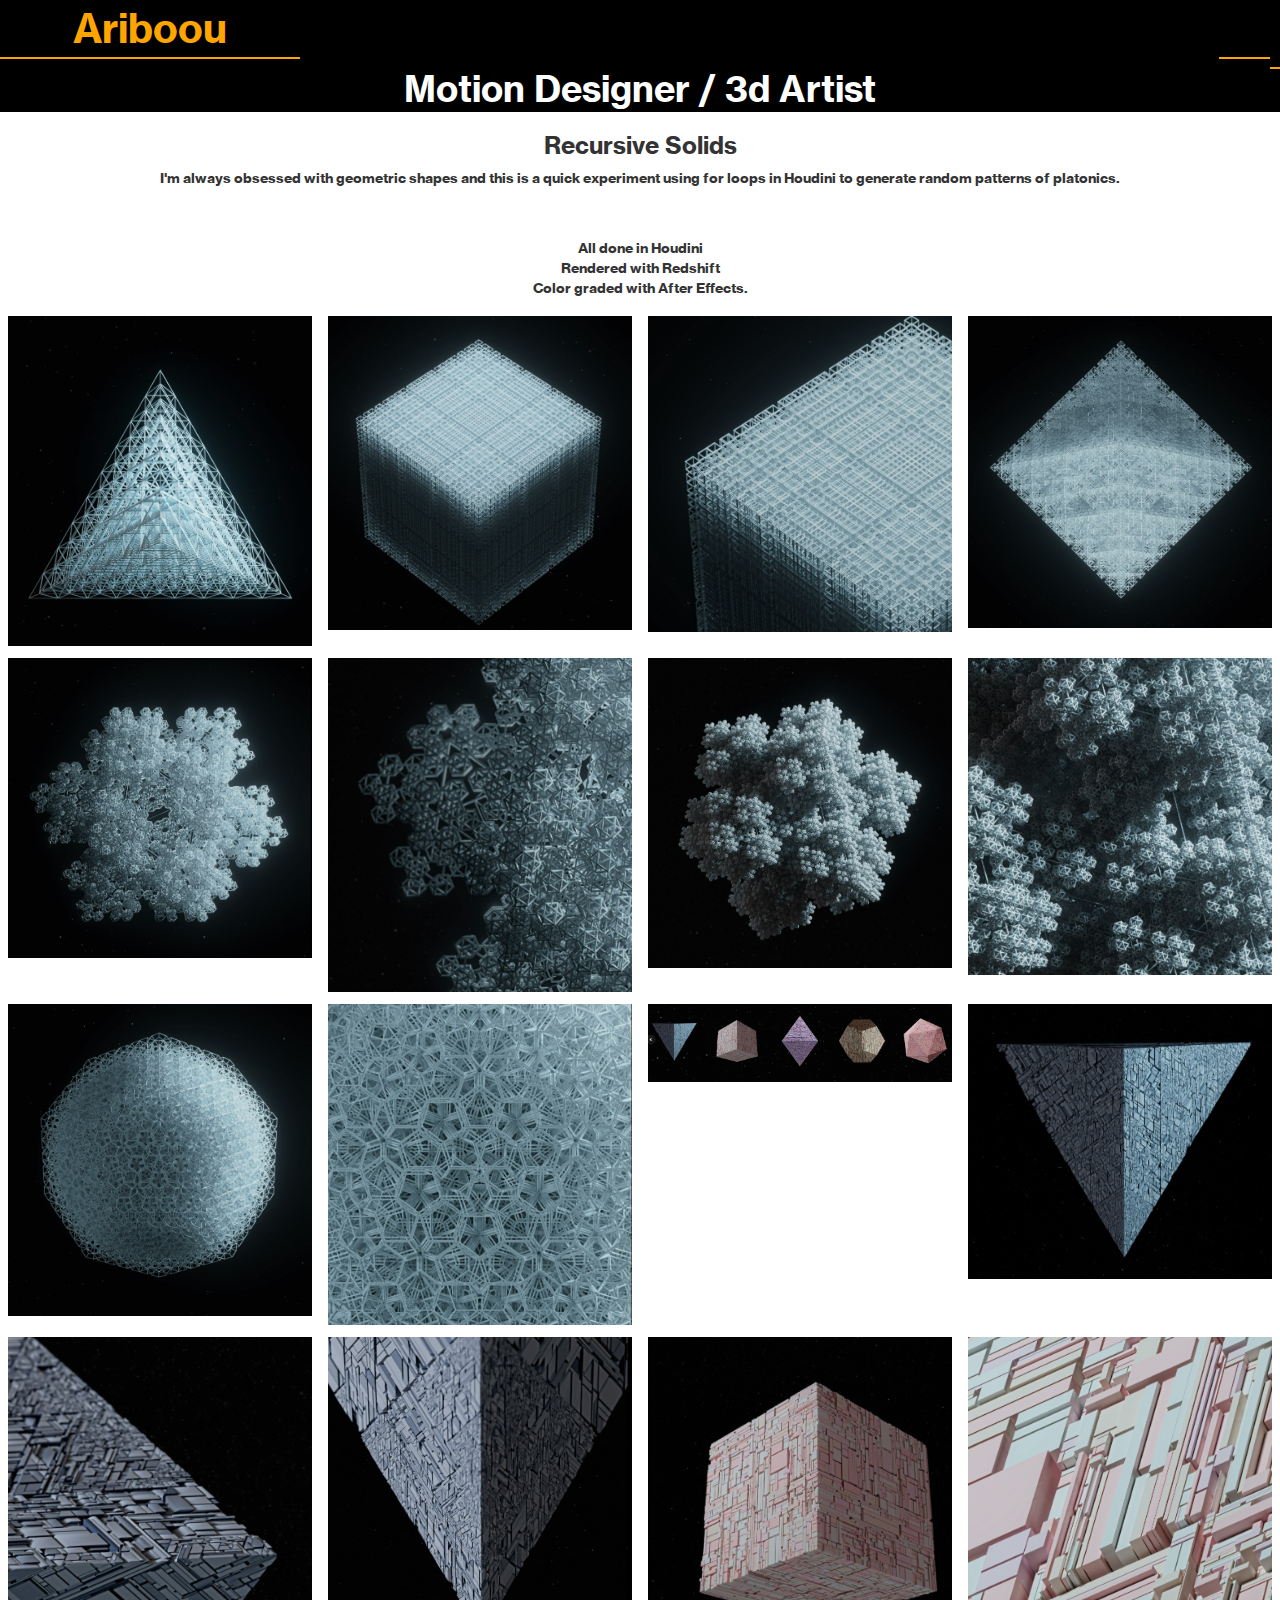
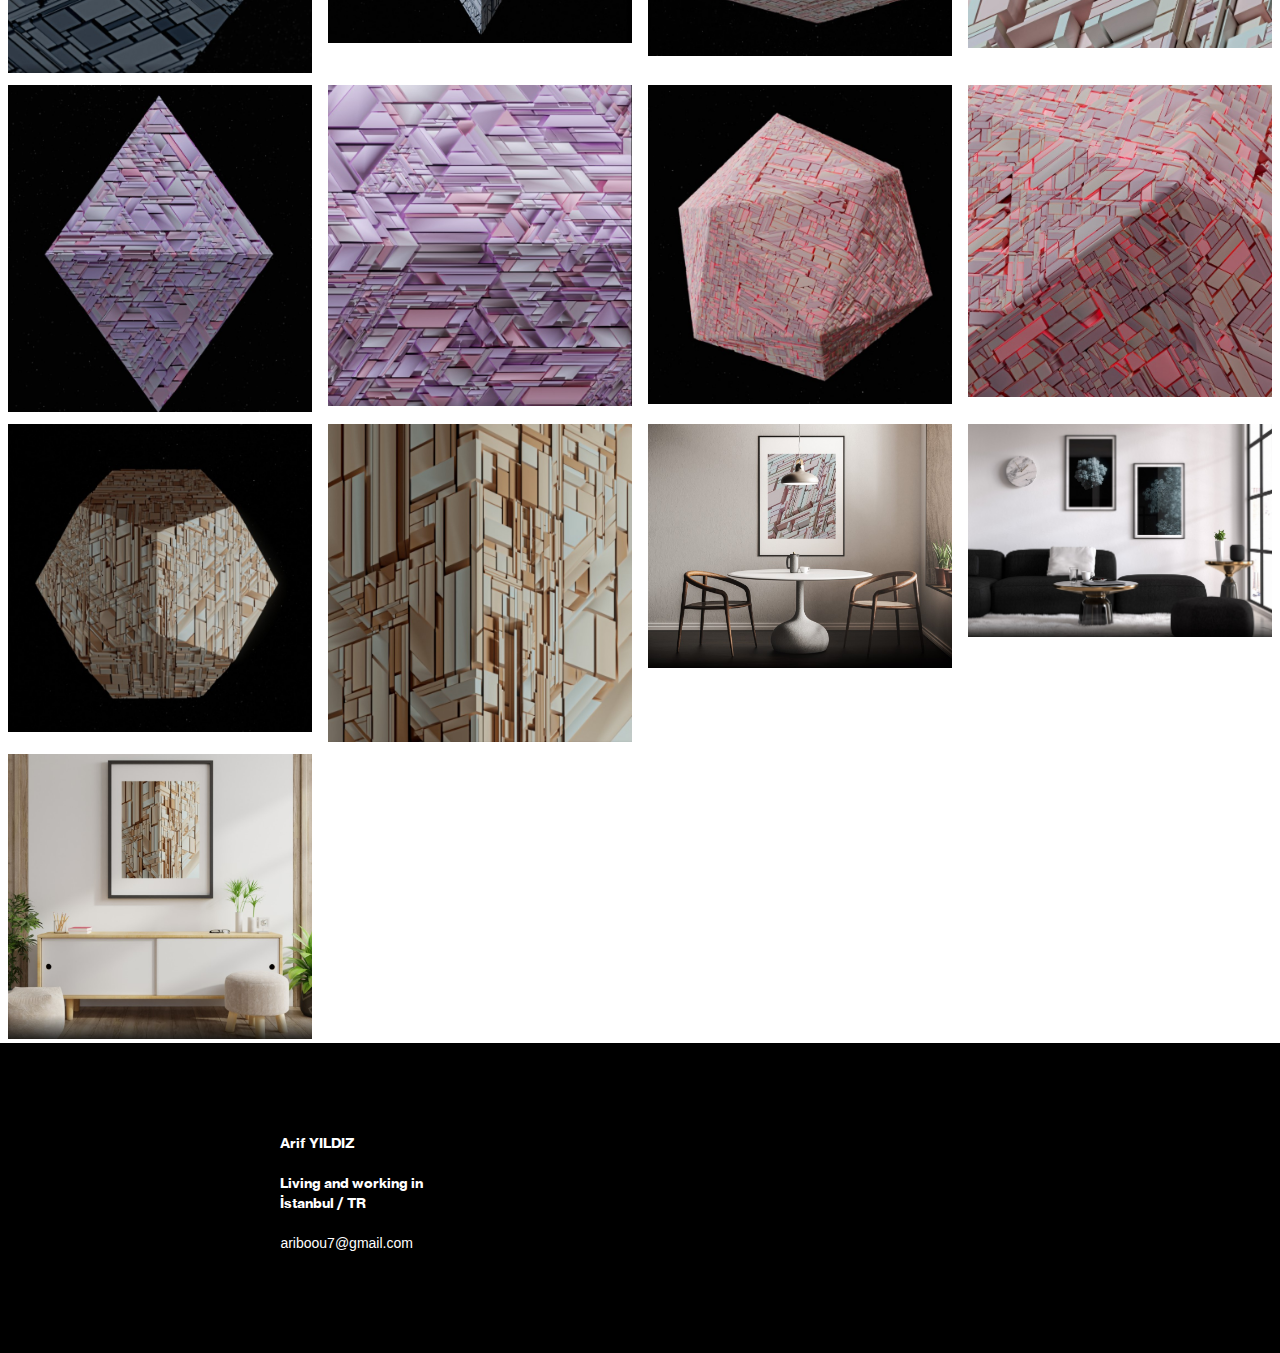
<file: recursive.html>
<!DOCTYPE html>
<html lang="en">

<head>

  <meta name="robots" content="index, follow">
  <meta name="author" content="ariboou">
  <meta name="description"
    content="Ariboou is a Motion Designer and 3d Artist based in İstanbul, Turkey. Discover his world of imagination.">
  <meta charset="UTF-8">
  <meta name="viewport" content="width=device-width, initial-scale=1.0">
  <link rel="preconnect" href="https://fonts.gstatic.com">
  <link rel="stylesheet" href="https://maxcdn.bootstrapcdn.com/bootstrap/3.4.1/css/bootstrap.min.css">
  <script src="https://ajax.googleapis.com/ajax/libs/jquery/3.5.1/jquery.min.js"></script>
  <script src="https://maxcdn.bootstrapcdn.com/bootstrap/3.4.1/js/bootstrap.min.js"></script>
  <link href="https://fonts.googleapis.com/css2?family=Montserrat&display=swap" rel="stylesheet">
  <link rel="stylesheet" href="https://use.fontawesome.com/releases/v5.7.2/css/all.css"
    integrity="sha384-fnmOCqbTlWIlj8LyTjo7mOUStjsKC4pOpQbqyi7RrhN7udi9RwhKkMHpvLbHG9Sr" crossorigin="anonymous">
  <title>ariboou Motion designer / 3d Artist / Dreamer</title>
  <link rel="stylesheet" type="text/css" href="./src/style.css">
  <script src="./src/main.js"></script>
</head>
<style>
  body {
    font-family: Verdana, sans-serif;
    margin: 0;
  }

  * {
    box-sizing: border-box;
  }

  .row>.column {
    padding: 8px 8px;
  }

  .row:after {
    content: "";
    display: table;
    clear: both;
  }

  .column {
    float: left;
    width: 25%;
  }

  /* The Modal (background) */
  .modal {
    display: none;
    position: fixed;
    z-index: 1;
    padding-top: 100px;
    left: 0;
    top: 0;
    width: 100%;
    height: 100%;
    overflow: auto;
    background-color: black;
  }

  /* Modal Content */
  .modal-content {
    position: relative;
    background-color: #fefefe;
    margin: auto;
    padding: 0;
    width: 90%;
    max-width: 1200px;
  }

  /* The Close Button */
  .close {
    z-index: 9999;
    opacity: 1;
    color: white;
    position: absolute;
    top: 90px;
    right: 50%;
    font-size: 55px;
    font-weight: bold;
  }

  .close:hover,
  .close:focus {
    color: #999;
    text-decoration: none;
    cursor: pointer;
  }

  .mySlides {
    display: none;
    z-index: 999999;
  }

  .cursor {
    cursor: pointer;
  }

  /* Next & previous buttons */
  .prev,
  .next {
    cursor: pointer;
    position: absolute;
    top: 50%;
    width: auto;
    padding: 16px;
    margin-top: -50px;
    color: white;
    font-weight: bold;
    font-size: 20px;
    transition: 0.6s ease;
    border-radius: 0 3px 3px 0;
    user-select: none;
    -webkit-user-select: none;
  }

  /* Position the "next button" to the right */
  .next {
    right: 0;
    border-radius: 3px 0 0 3px;
  }

  /* On hover, add a black background color with a little bit see-through */
  .prev:hover,
  .next:hover {
    background-color: rgba(0, 0, 0, 0.8);
  }

  /* Number text (1/3 etc) */
  .numbertext {
    color: #f2f2f2;
    font-size: 12px;
    padding: 8px 12px;
    position: absolute;
    top: 0;
  }

  img {
    margin-bottom: -4px;
  }

  .caption-container {
    text-align: center;
    background-color: black;
    padding: 2px 16px;
    color: white;
  }

  .demo {
    opacity: 0.6;
  }

  .active,
  .demo:hover {
    opacity: 1;
  }

  img.hover-shadow {
    transition: 0.3s;
  }

  .hover-shadow:hover {
    box-shadow: 0 4px 8px 0 rgba(0, 0, 0, 0.2), 0 6px 20px 0 rgba(0, 0, 0, 0.19);
  }
</style>

<body>

  <div class="header" id="myHeader">
    <div class="row">
      <div class="columnname">
        <a href="https://www.ariboou.com/">
          <div class="ustsatir">Ariboou</div>
        </a>
      </div>
      <div class="columnsocial">
        <div class="columni">
          <a href="https://www.instagram.com/ariboou/" class="href">
            <div class="fab fa-instagram"></div>
          </a>
        </div>
        <div class="columnb">
          <a href="https://www.behance.net/ariboou" class="href">
            <i class="fab fa-behance"></i>
          </a>
        </div>
        <div class="columnv">
          <a href="https://vimeo.com/ariboou" class="href">
            <i class="fab fa-vimeo-v"></i>
          </a>
        </div>
      </div>
    </div>
    <div class="row altsatir">
      <h1 class="altsatir">Motion Designer / 3d Artist</h1>
    </div>
  </div>
  <div class="row">
    <h3>Recursive Solids</h3>


  </div>
  <div style="width:100%; text-align: center;">
    <p>I'm always obsessed with geometric shapes
      and this is a quick experiment using for loops in Houdini to generate
      random patterns of platonics.</p> <br> <br>
    <p>All done in Houdini <br>
      Rendered with Redshift <br>
      Color graded with After Effects.</p>
  </div>
  <div class="row">
    <div class="column">
      <img src="./src/recursive/A.jpg" style="width:100%" onclick="openModal();currentSlide(1)"
        class="hover-shadow cursor">
    </div>
    <div class="column">
      <img src="./src/recursive/B.jpg" style="width:100%" onclick="openModal();currentSlide(2)"
        class="hover-shadow cursor">
    </div>
    <div class="column">
      <img src="./src/recursive/C.jpg" style="width:100%" onclick="openModal();currentSlide(3)"
        class="hover-shadow cursor">
    </div>
    <div class="column">
      <img src="./src/recursive/D.jpg" style="width:100%" onclick="openModal();currentSlide(4)"
        class="hover-shadow cursor">
    </div>
    <div class="column">
      <img src="./src/recursive/E.jpg" style="width:100%" onclick="openModal();currentSlide(5)"
        class="hover-shadow cursor">
    </div>
    <div class="column">
      <img src="./src/recursive/F.jpg" style="width:100%" onclick="openModal();currentSlide(6)"
        class="hover-shadow cursor">
    </div>
    <div class="column">
      <img src="./src/recursive/G.jpg" style="width:100%" onclick="openModal();currentSlide(7)"
        class="hover-shadow cursor">
    </div>
    <div class="column">
      <img src="./src/recursive/H.jpg" style="width:100%" onclick="openModal();currentSlide(8)"
        class="hover-shadow cursor">
    </div>
    <div class="column">
      <img src="./src/recursive/i.jpg" style="width:100%" onclick="openModal();currentSlide(9)"
        class="hover-shadow cursor">
    </div>
    <div class="column">
      <img src="./src/recursive/J.jpg" style="width:100%" onclick="openModal();currentSlide(10)"
        class="hover-shadow cursor">
    </div>
    <div class="column">
      <img src="./src/recursive/K.jpg" style="width:100%" onclick="openModal();currentSlide(11)"
        class="hover-shadow cursor">
    </div>
    <div class="column">
      <img src="./src/recursive/L.jpg" style="width:100%" onclick="openModal();currentSlide(12)"
        class="hover-shadow cursor">
    </div>
    <div class="column">
      <img src="./src/recursive/M.jpg" style="width:100%" onclick="openModal();currentSlide(13)"
        class="hover-shadow cursor">
    </div>
    <div class="column">
      <img src="./src/recursive/N.jpg" style="width:100%" onclick="openModal();currentSlide(14)"
        class="hover-shadow cursor">
    </div>
    <div class="column">
      <img src="./src/recursive/O.jpg" style="width:100%" onclick="openModal();currentSlide(15)"
        class="hover-shadow cursor">
    </div>
    <div class="column">
      <img src="./src/recursive/P.jpg" style="width:100%" onclick="openModal();currentSlide(16)"
        class="hover-shadow cursor">
    </div>
    <div class="column">
      <img src="./src/recursive/Q.jpg" style="width:100%" onclick="openModal();currentSlide(17)"
        class="hover-shadow cursor">
    </div>
    <div class="column">
      <img src="./src/recursive/R.jpg" style="width:100%" onclick="openModal();currentSlide(18)"
        class="hover-shadow cursor">
    </div>
    <div class="column">
      <img src="./src/recursive/S.jpg" style="width:100%" onclick="openModal();currentSlide(19)"
        class="hover-shadow cursor">
    </div>
    <div class="column">
      <img src="./src/recursive/T.jpg" style="width:100%" onclick="openModal();currentSlide(20)"
        class="hover-shadow cursor">
    </div>
    <div class="column">
      <img src="./src/recursive/U.jpg" style="width:100%" onclick="openModal();currentSlide(21)"
        class="hover-shadow cursor">
    </div>
    <div class="column">
      <img src="./src/recursive/V.jpg" style="width:100%" onclick="openModal();currentSlide(22)"
        class="hover-shadow cursor">
    </div>
    <div class="column">
      <img src="./src/recursive/W.jpg" style="width:100%" onclick="openModal();currentSlide(23)"
        class="hover-shadow cursor">
    </div>
    <div class="column">
      <img src="./src/recursive/X.jpg" style="width:100%" onclick="openModal();currentSlide(24)"
        class="hover-shadow cursor">
    </div>
    <div class="column">
      <img src="./src/recursive/Y.jpg" style="width:100%" onclick="openModal();currentSlide(25)"
        class="hover-shadow cursor">
    </div>
  </div>

  <div id="myModal" class="modal">
    <span class="close cursor" onclick="closeModal()">&times;</span>
    <div class="modal-content">

      <div class="mySlides">
        <div class="numbertext">1 / 26</div>
        <img src="./src/recursive/A.jpg" style="width:100%">
      </div>

      <div class="mySlides">
        <div class="numbertext">2 / 26</div>
        <img src="./src/recursive/B.jpg" style="width:100%">
      </div>

      <div class="mySlides">
        <div class="numbertext">3 / 26</div>
        <img src="./src/recursive/C.jpg" style="width:100%">
      </div>

      <div class="mySlides">
        <div class="numbertext">4 / 26</div>
        <img src="./src/recursive/D.jpg" style="width:100%">
      </div>
      <div class="mySlides">
        <div class="numbertext">5 / 26</div>
        <img src="./src/recursive/E.jpg" style="width:100%">
      </div>

      <div class="mySlides">
        <div class="numbertext">6 / 26</div>
        <img src="./src/recursive/F.jpg" style="width:100%">
      </div>
      <div class="mySlides">
        <div class="numbertext">7 / 26</div>
        <img src="./src/recursive/G.jpg" style="width:100%">
      </div>
      <div class="mySlides">
        <div class="numbertext">8 / 26</div>
        <img src="./src/recursive/H.jpg" style="width:100%">
      </div>
      <div class="mySlides">
        <div class="numbertext">9 / 26</div>
        <img src="./src/recursive/i.jpg" style="width:100%">
      </div>
      <div class="mySlides">
        <div class="numbertext">10 / 26</div>
        <img src="./src/recursive/J.jpg" style="width:100%">
      </div>
      <div class="mySlides">
        <div class="numbertext">11 / 26</div>
        <img src="./src/recursive/K.jpg" style="width:100%">
      </div>
      <div class="mySlides">
        <div class="numbertext">12 / 26</div>
        <img src="./src/recursive/L.jpg" style="width:100%">
      </div>
      <div class="mySlides">
        <div class="numbertext">13 / 26</div>
        <img src="./src/recursive/M.jpg" style="width:100%">
      </div>
      <div class="mySlides">
        <div class="numbertext">14 / 26</div>
        <img src="./src/recursive/N.jpg" style="width:100%">
      </div>
      <div class="mySlides">
        <div class="numbertext">15 / 26</div>
        <img src="./src/recursive/O.jpg" style="width:100%">
      </div>
      <div class="mySlides">
        <div class="numbertext">16 / 26</div>
        <img src="./src/recursive/P.jpg" style="width:100%">
      </div>
      <div class="mySlides">
        <div class="numbertext">17 / 26</div>
        <img src="./src/recursive/Q.jpg" style="width:100%">
      </div>
      <div class="mySlides">
        <div class="numbertext">18 / 26</div>
        <img src="./src/recursive/R.jpg" style="width:100%">
      </div>
      <div class="mySlides">
        <div class="numbertext">19 / 26</div>
        <img src="./src/recursive/S.jpg" style="width:100%">
      </div>
      <div class="mySlides">
        <div class="numbertext">20 / 26</div>
        <img src="./src/recursive/T.jpg" style="width:100%">
      </div>
      <div class="mySlides">
        <div class="numbertext">21 / 26</div>
        <img src="./src/recursive/U.jpg" style="width:100%">
      </div>
      <div class="mySlides">
        <div class="numbertext">22 / 26</div>
        <img src="./src/recursive/V.jpg" style="width:100%">
      </div>
      <div class="mySlides">
        <div class="numbertext">23 / 26</div>
        <img src="./src/recursive/W.jpg" style="width:100%">
      </div>
      <div class="mySlides">
        <div class="numbertext">24 / 26</div>
        <img src="./src/recursive/X.jpg" style="width:100%">
      </div>
      <div class="mySlides">
        <div class="numbertext">25 / 26</div>
        <img src="./src/recursive/Y.jpg" style="width:100%">
      </div>

      <a class="prev" onclick="plusSlides(-1)">&#10094;</a>
      <a class="next" onclick="plusSlides(1)">&#10095;</a>

      <div class="caption-container">
        <p id="caption"></p>
      </div>


      <!-- <div class="column">
      <img class="demo cursor" src="img_nature_wide.jpg" style="width:100%" onclick="currentSlide(1)" alt="Nature and sunrise">
    </div>
    <div class="column">
      <img class="demo cursor" src="img_snow_wide.jpg" style="width:100%" onclick="currentSlide(2)" alt="Snow">
    </div>
    <div class="column">
      <img class="demo cursor" src="img_mountains_wide.jpg" style="width:100%" onclick="currentSlide(3)" alt="Mountains and fjords">
    </div>
    <div class="column">
      <img class="demo cursor" src="img_lights_wide.jpg" style="width:100%" onclick="currentSlide(4)" alt="Northern Lights">
    </div> -->
    </div>
  </div>








  <footer>
    <div class="contactrow">
      <div class="columnfooter">
        <p> Arif YILDIZ <br> <br>Living and working in <br> İstanbul / TR<br> <br> <a
            href="mailto:ariboou7@gmail.com">ariboou7@gmail.com </a></p>
      </div>
      <div class="columnfooter">

        <div class="columnf">
          <a href="https://www.instagram.com/ariboou/" class="href">
            <i class="fab fa-instagram"></i>
          </a>
        </div>
        <div class="columnb">
          <a href="https://www.behance.net/ariboou" class="href">
            <i class="fab fa-behance"></i>
          </a>
        </div>
        <div class="columnv">
          <a href="https://vimeo.com/ariboou" class="href">
            <i class="fab fa-vimeo-v"></i>
          </a>
        </div>

      </div>
  </footer>

  <script>
    window.onscroll = function () {
      myFunction()
    };

    var header = document.getElementById("myHeader");
    var sticky = header.offsetTop;

    function myFunction() {
      if (window.pageYOffset > sticky) {
        header.classList.add("sticky");
        console.log("added");
      } else {
        header.classList.remove("sticky");
        console.log("remove");
      }
    }
  </script>
</body>

</html>



















<body>



  <script>
    function openModal() {
      document.getElementById("myModal").style.display = "block";
    }

    function closeModal() {
      document.getElementById("myModal").style.display = "none";
    }

    var slideIndex = 1;
    showSlides(slideIndex);

    function plusSlides(n) {
      showSlides(slideIndex += n);
    }

    function currentSlide(n) {
      showSlides(slideIndex = n);
    }

    function showSlides(n) {
      var i;
      var slides = document.getElementsByClassName("mySlides");
      var dots = document.getElementsByClassName("demo");
      var captionText = document.getElementById("caption");
      if (n > slides.length) {
        slideIndex = 1
      }
      if (n < 1) {
        slideIndex = slides.length
      }
      for (i = 0; i < slides.length; i++) {
        slides[i].style.display = "none";
      }
      for (i = 0; i < dots.length; i++) {
        dots[i].className = dots[i].className.replace(" active", "");
      }
      slides[slideIndex - 1].style.display = "block";
      dots[slideIndex - 1].className += " active";
      captionText.innerHTML = dots[slideIndex - 1].alt;
    }
  </script>

</body>

</html>
</file>
<file: src/style.css>
body {
    margin: 0;
}

@font-face {
    font-family: "NeueHaasGroteskText Pro";
    src: url("./NHaasGroteskTXPro-75Bd.ttf");
}

* {
    font-family: "NeueHaasGroteskText Pro";
    font-weight: 300;
}

a:link {
    font-family: Verdana, Geneva, Tahoma, sans-serif;
    text-decoration: none;
    color: white;
}

a:visited {
    text-decoration: none;
    color: white;
}

a:hover {
    text-decoration: none;
    color: orange;
}

a:active {
    text-decoration: none;
    color: white;
}

.row {
    display: flex;
    justify-content: space-between;
    flex-direction: row;
    flex-wrap: wrap;
    width: 100%;
    margin: 0px;
}

.header {

    /* display: flex; */
    width: 100%;
    /* position: fixed; */
    z-index: 9999;
    color: white;
    background-color: black;
}

.sticky {
    position: fixed;
    top: 0;
    width: 100%;
}


.gallery {
    padding-top: 50px;
}

/* .sticky {    
z-index: 9999;
top: 0;
width: 100%;
} */

.containerr {
    display: flex;
    flex-wrap: wrap;
    justify-content: center;
    padding-top: 0.2vmax;
}

.ustsatir {
    /* font-family: 'Montserrat', sans-serif; */
    /* font-size: 2vh; */

    border-bottom: 2px solid orange;
    width: 300px;
    text-align: center;
    margin-bottom: 10px;
    font-size: 40px;
}

.header .row h2 {
    color: white;
    /* font-family: 'Montserrat', sans-serif; */

    border-bottom: 2px solid orange;
    /* font-size: 2vh; */
    width: 4vw;
    text-align: left;
    margin-bottom: 2px;

}

h1.altsatir {
    /* font-family: 'Montserrat', sans-serif; */
    /* font-size: 2vw; */
    /* border-bottom: 2px solid orange; */

    width: 500px;
    text-align: center;
    margin-bottom: 3px;
    margin-top: auto;
}

.row.altsatir {
    display: flex;
    justify-content: center;
    flex-wrap: nowrap;
    font-size: smaller;
}

/* @media screen and (max-width: 600px) {
    h1 {
        
    }
} */

@media screen and (max-width: 600px) {
    .ustsatir {
        width: 100px;
        font-size: 20px;
    }
}

@media screen and (max-width: 600px) {
    h1.altsatir {
        width: 300px;
        font-size: 20px;
    }
}

@media screen and (max-width: 600px) {
    h2 {
        width: 100px;
        font-size: 20px;
        padding-right: 30px;

    }
}


.columnname {
    flex: 50%;
    display: flex;
    align-items: flex-end;
    flex-wrap: nowrap;
    min-width: 25%;
}

.columnsocial {
    flex: 50%;
    display: flex;
    align-items: flex-end;
    justify-content: flex-end;

}

.container-image .img1 {
    min-width: 300px;
    transition: all 0.3s;
    transform: scale(1);
    opacity: 1;
    border-radius: 0%;
    width: 23vmax;
    height: auto;
    margin: 0.1vmax 0.2vmax;
}

.container-image:hover .imagetext {
    visibility: visible;
    opacity: 1;
    transition: 1s;
}

.container-image:hover .img1 {

    transform: scale(0.99);
    opacity: 0.7;
    transition: 0.5s;
    /* border-bottom: 2px solid; */
    /* border-radius: 4%; */

}

.contactrow {
    overflow-x: hidden;
    display: flex;
    justify-content: space-around;
    width: 100%;
    padding: 10vmin 0vmin;
    background-color: black;
    flex-wrap: wrap;
}

.contactrow .columnfooter {
    display: flex;
    /* font-family: 'Montserrat', sans-serif; */
    align-items: center;
    justify-content: center;
    color: white;
    /* padding-left: 30vmin;
    padding-right: 30vmin; */
}

.fab {
    /* font-family: 'Montserrat', sans-serif; */

    width: 4vw;
    text-align: center;
    margin-bottom: 10px;
    padding-right: 0.4vw;
    font-size: 20px;
    border-bottom: 2px solid orange;
}

@media screen and (max-width: 600px) {
    .fab {
        font-size: 15px;
        padding-right: 20px;
        padding-left: 10px;
    }
}

.contactrow .columnfooter .fab {
    width: 4vw;
    text-align: center;
    margin-bottom: 10px;
    padding-right: 0.4vw;
    font-size: 20px;
    border-bottom: none;
}

@media screen and (max-width: 600px) {
    .contactrow .columnfooter .fab {
        font-size: 15px;
        padding-right: 20px;
        padding-left: 10px;
    }
}

/* ek sayfalar */
.img2 {
    height: 40vmax;
    margin: 1vw;
}


.container2 {
    overflow-x: hidden;
    display: flex;
    flex-direction: column;
    justify-content: left;
    flex-wrap: wrap;
}

.container-image,
.container-video {
    display: flex;
    justify-content: center;
    position: relative;
    text-align: center;
}


.imagetext {
    visibility: hidden;
    opacity: 0;
    transition: opacity 0.4s;
    /* font-family: 'Montserrat', sans-serif; */
    font-weight: 600;
    color: black;
    font-weight: bold;
    position: absolute;
    font-size: 15px;
    top: 10%;
    left: 50%;
    background-color: white;
    padding: 3px;
    transform: translate(-50%, -50%);
    visibility: visible;

}



.container-video {
    height: calc(100vh - 100px);
    width: 100%;
    margin: 1vw;
}

.modal {
    z-index: 99999999;
}

.newGallery {
    align-items: center;
    flex-direction: column;
    display: flex;
}

.last {
    flex-direction: row;
    display: flex;
    justify-content: start;
    align-items: end;
    width: 90%;
    margin-top: 30px;
    margin-bottom: 20px;
    height: 33vh;
    background-color: black;


}

@media screen and (max-width: 600px) {
    .last {
        height: 25vh;
    }
}

.last:hover .producttext,
.producttext:active {
    width: 100%;
    height: 100%;
    opacity: 0.7;
    font-family: Verdana, Geneva, Tahoma, sans-serif;

    font-size: 25px;
    transition: opacity 0.5s, width 0.5s, height 0.5s, font-size 0.5s;

}

.letters,.solids,.headphone,.euphoria,.pendulum,.helical,.holes {
    background-color: black;
   
    background-position: center;
    background-repeat: no-repeat;
    background-size: contain;
    position: relative;
}

.letters {    
    background-image: url("./thmb/36_days.jpg");
}

.solids {
    background-image: url("./thmb/solids.jpg");
}

.headphone {
    background-image: url("./thmb/headphone.jpg");
}
.euphoria{
    background-image: url("./thmb/euphoria.jpg");
}
.pendulum{
    background-image: url("./thmb/pendulum.jpg");
}
.helical{
    background-image: url("./thmb/helical.jpg");
}
.holes{
    background-image: url("./thmb/holes.jpg");
}
.producttext {
    display: flex;
    justify-content: center;
    align-items: center;
    font-size: 14px;
    font-family: Verdana, Geneva, Tahoma, sans-serif;
    opacity: 1;
    width: 200px;
    height: 50px;
    background-color: black;
    color: orange;
    transition: opacity 0.3s, width 0.5s, height 0.5s, font-size 0.5s;
    border: 1px solid orange;
}
</file>
